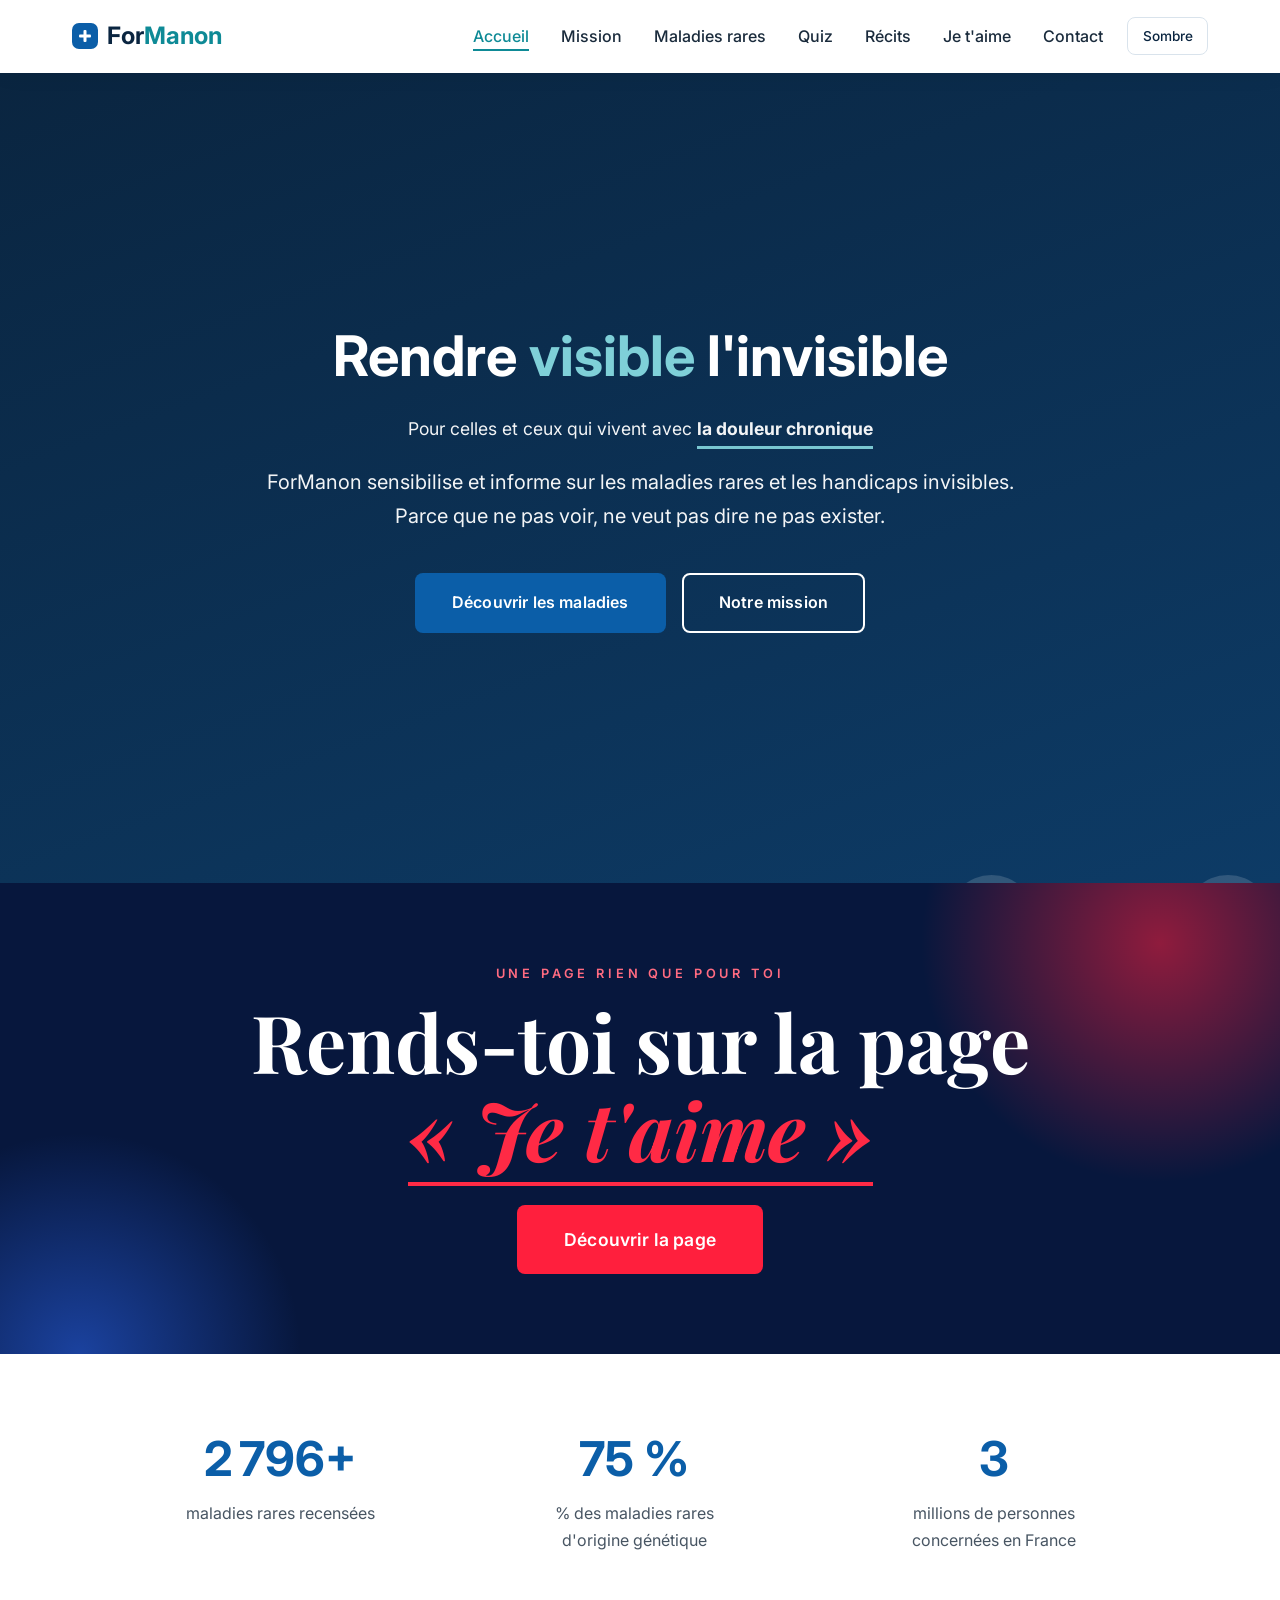
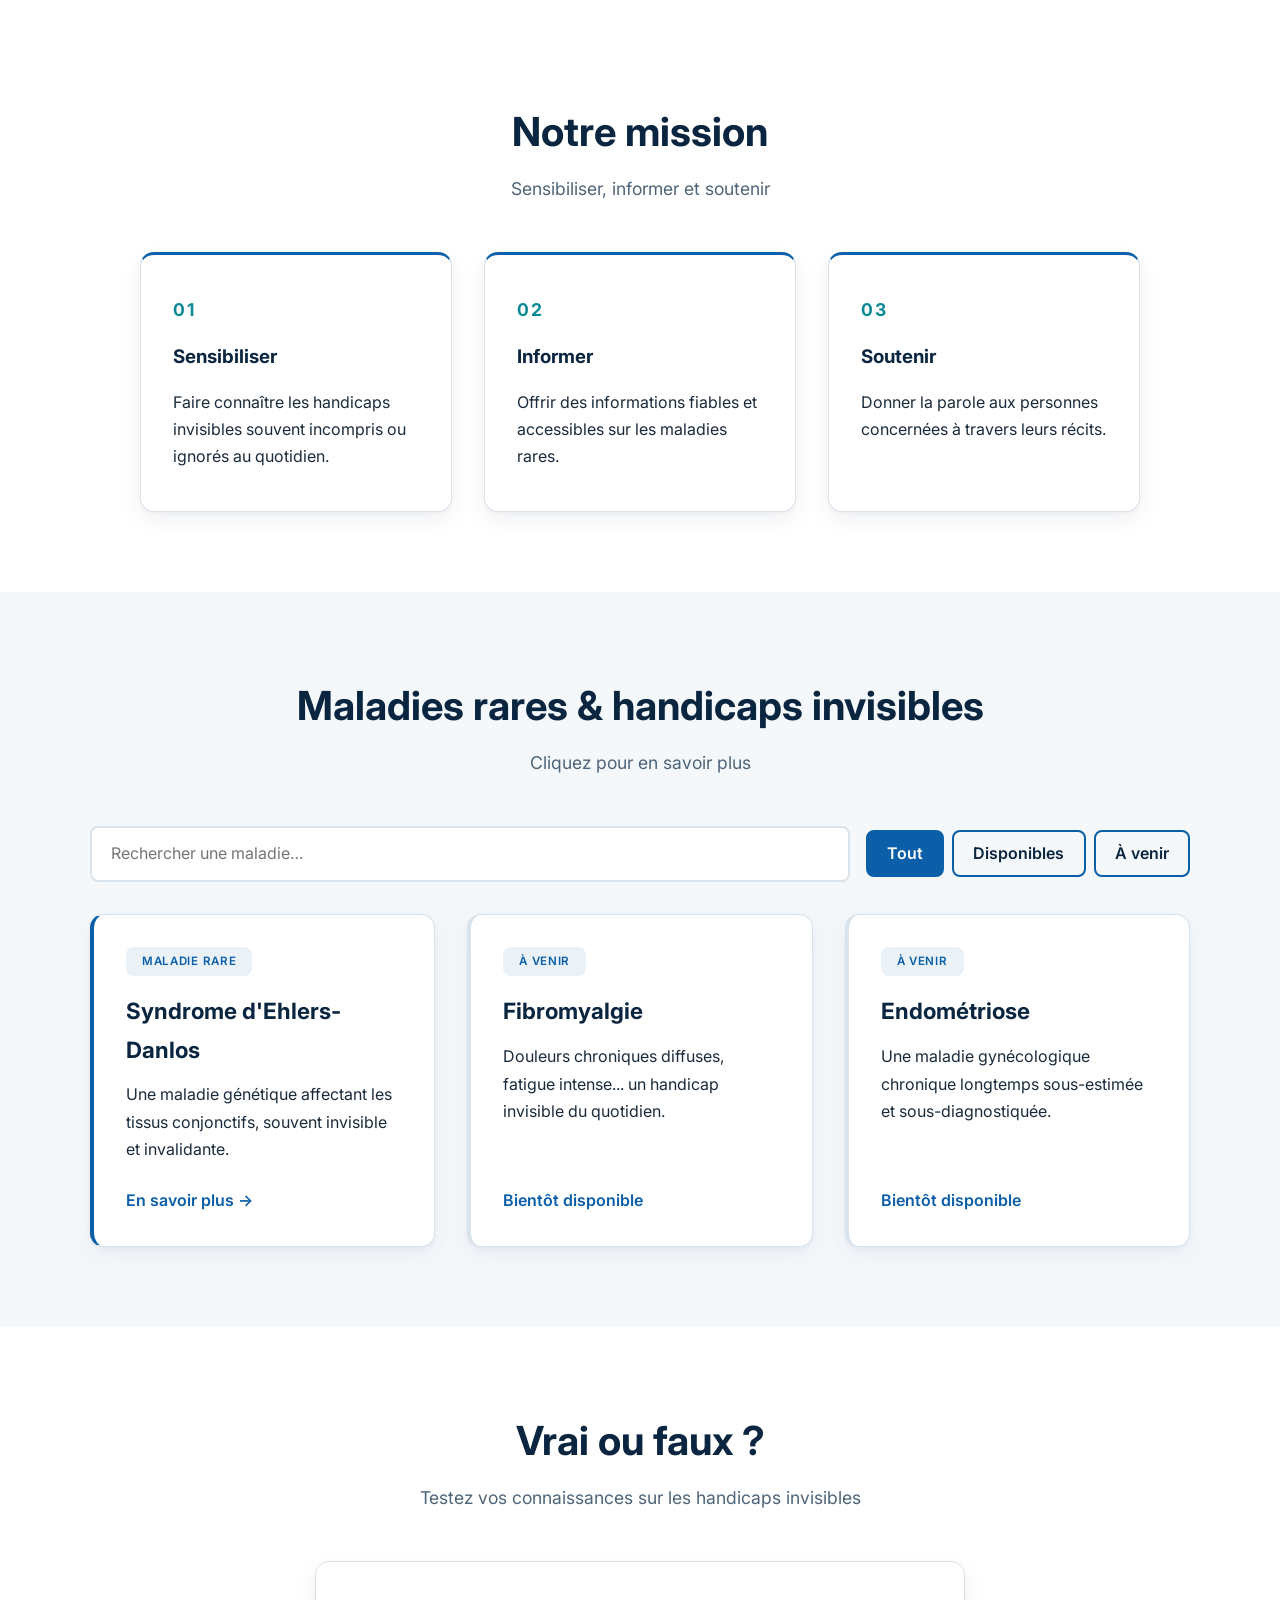
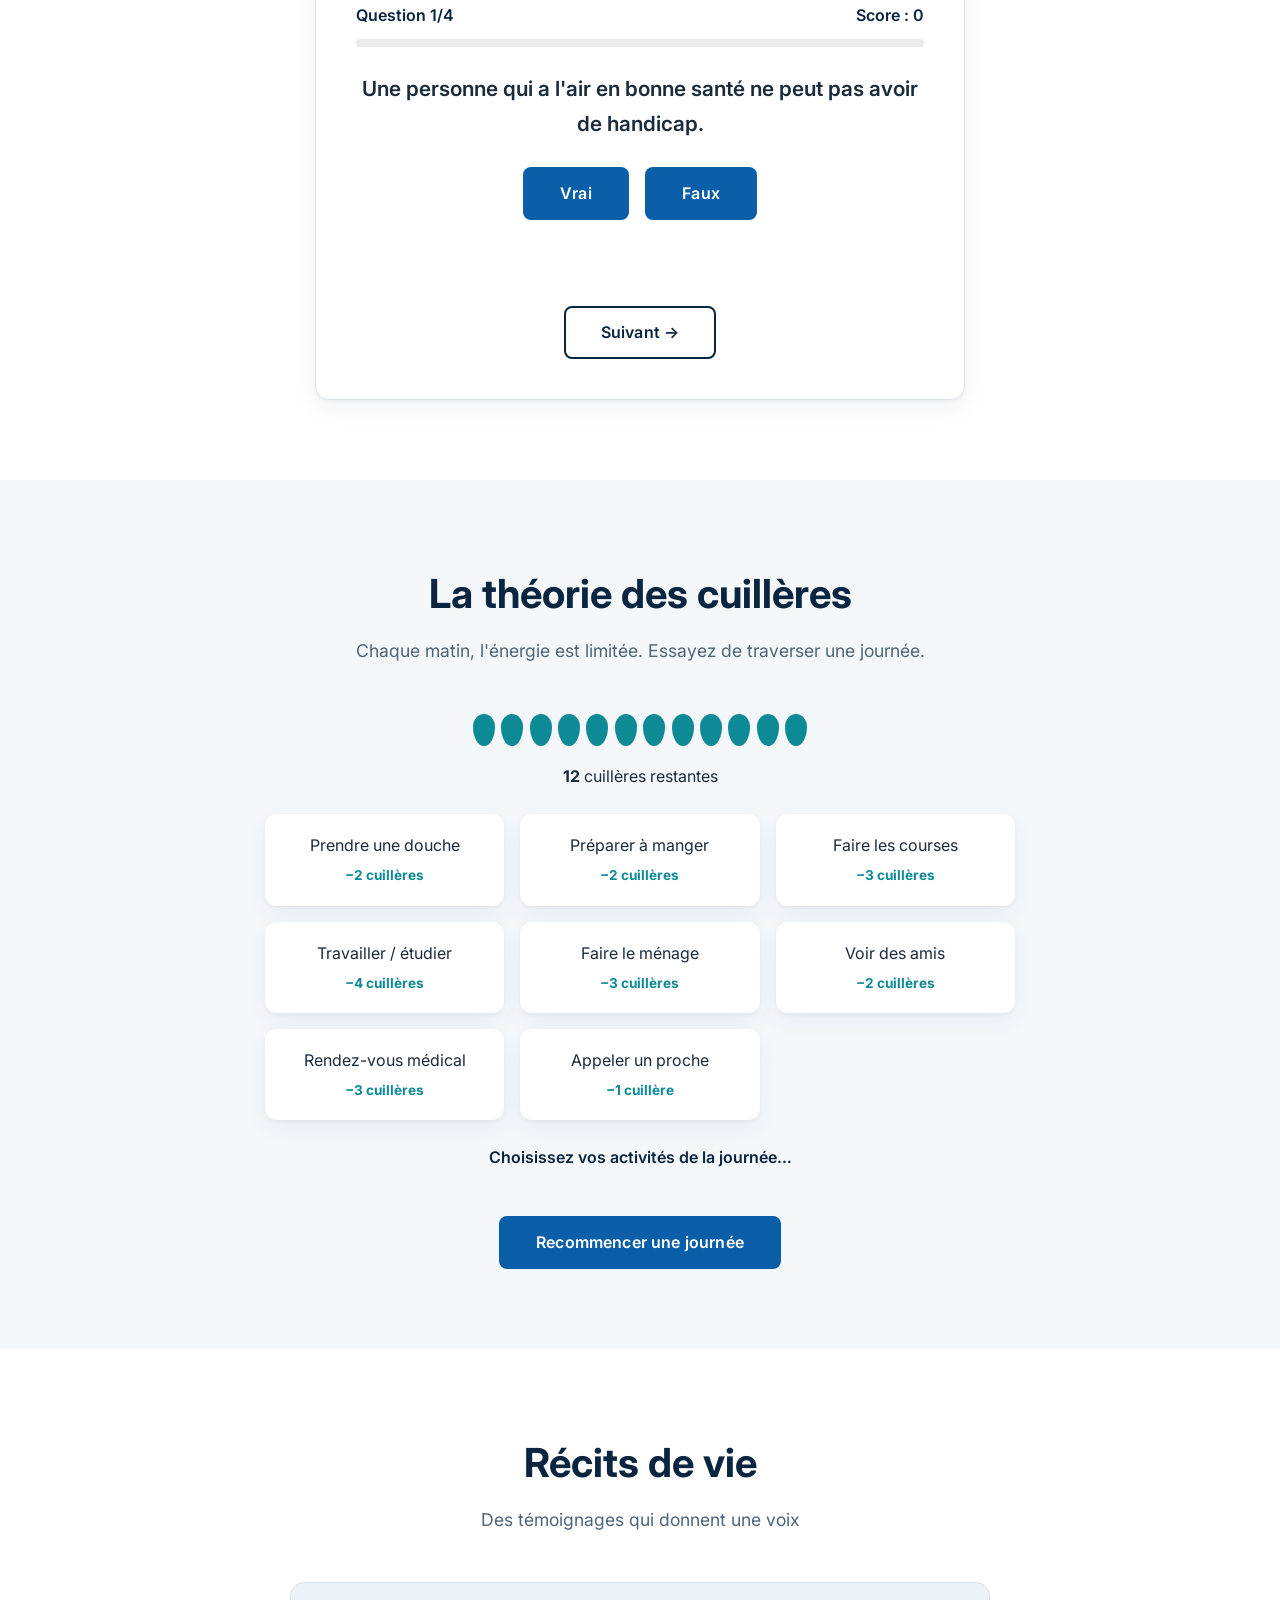
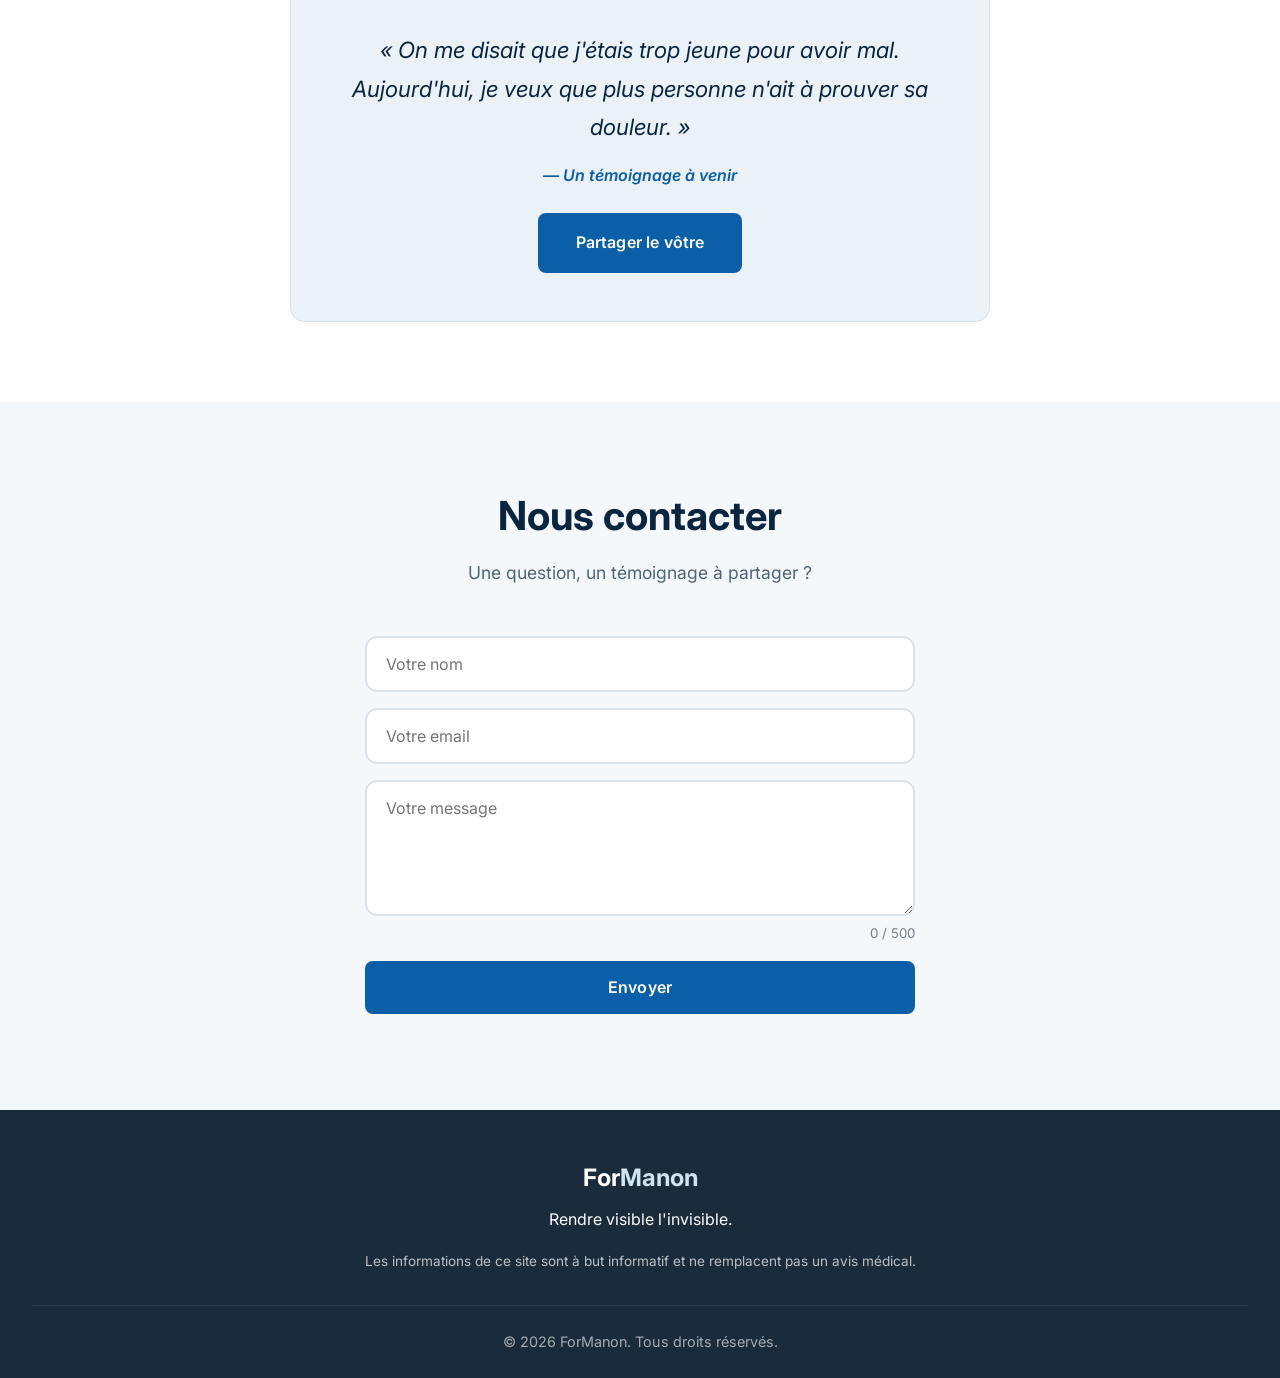
<file: index.html>
<!DOCTYPE html>
<html lang="fr">
<head>
  <meta charset="UTF-8">
  <meta name="viewport" content="width=device-width, initial-scale=1.0">
  <meta name="description" content="ForManon - Prévention et sensibilisation sur les maladies rares et les handicaps invisibles.">
  <title>ForManon — Prévention & Sensibilisation</title>
  <link rel="stylesheet" href="style.css">
  <link rel="preconnect" href="https://fonts.googleapis.com">
  <link href="https://fonts.googleapis.com/css2?family=Playfair+Display:ital,wght@0,700;1,700;1,800&family=Inter:wght@400;500;600;700&display=swap" rel="stylesheet">
</head>
<body>
  <div class="progress-bar" id="progressBar"></div>
  <!-- Navigation -->
  <header>
    <nav>
      <a href="index.html" class="logo"><span class="logo-mark" aria-hidden="true"></span>For<span>Manon</span></a>
      <ul class="nav-links" id="navLinks">
        <li><a href="#accueil">Accueil</a></li>
        <li><a href="#mission">Mission</a></li>
        <li><a href="#maladies">Maladies rares</a></li>
        <li><a href="#idees">Quiz</a></li>
        <li><a href="#recits">Récits</a></li>
        <li><a href="je-t-aime.html">Je t'aime</a></li>
        <li><a href="#contact">Contact</a></li>
      </ul>
      <button class="theme-toggle" id="themeToggle" aria-label="Changer de thème">Sombre</button>
      <button class="burger" id="burger" aria-label="Menu"><span></span><span></span><span></span></button>
    </nav>
  </header>

  <!-- Hero -->
  <section id="accueil" class="hero">
    <div class="hero-bubbles" aria-hidden="true"></div>
    <div class="hero-content">
      <h1>Rendre <span class="highlight">visible</span> l'invisible</h1>
      <p class="hero-rotator">Pour celles et ceux qui vivent avec <span id="rotator" class="rotator">la douleur chronique</span></p>
      <p>ForManon sensibilise et informe sur les maladies rares et les handicaps invisibles. Parce que ne pas voir, ne veut pas dire ne pas exister.</p>
      <div class="hero-buttons">
        <a href="#maladies" class="btn btn-primary">Découvrir les maladies</a>
        <a href="#mission" class="btn btn-outline">Notre mission</a>
      </div>
    </div>
    <div class="hero-wave"></div>
  </section>

  <!-- Bannière Je t'aime -->
  <section class="love-banner">
    <p class="love-banner-kicker">Une page rien que pour toi</p>
    <h2>Rends-toi sur la page <a href="je-t-aime.html">«&nbsp;Je&nbsp;t'aime&nbsp;»</a></h2>
    <a href="je-t-aime.html" class="btn btn-primary btn-lg">Découvrir la page</a>
  </section>

  <!-- Statistiques -->
  <section class="stats">
    <div class="stat-item">
      <h3 data-count="3000" data-suffix="+">0</h3>
      <p>maladies rares recensées</p>
    </div>
    <div class="stat-item">
      <h3 data-count="80" data-suffix=" %">0</h3>
      <p>% des maladies rares d'origine génétique</p>
    </div>
    <div class="stat-item">
      <h3 data-count="3">0</h3>
      <p>millions de personnes concernées en France</p>
    </div>
  </section>

  <!-- Mission -->
  <section id="mission" class="section">
    <h2 class="section-title">Notre mission</h2>
    <p class="section-subtitle">Sensibiliser, informer et soutenir</p>
    <div class="mission-cards">
      <div class="card">
        <div class="card-icon">01</div>
        <h3>Sensibiliser</h3>
        <p>Faire connaître les handicaps invisibles souvent incompris ou ignorés au quotidien.</p>
      </div>
      <div class="card">
        <div class="card-icon">02</div>
        <h3>Informer</h3>
        <p>Offrir des informations fiables et accessibles sur les maladies rares.</p>
      </div>
      <div class="card">
        <div class="card-icon">03</div>
        <h3>Soutenir</h3>
        <p>Donner la parole aux personnes concernées à travers leurs récits.</p>
      </div>
    </div>
  </section>

  <!-- Maladies -->
  <section id="maladies" class="section section-alt">
    <h2 class="section-title">Maladies rares & handicaps invisibles</h2>
    <p class="section-subtitle">Cliquez pour en savoir plus</p>
    <div class="filters">
      <input type="search" id="diseaseSearch" placeholder="Rechercher une maladie…" aria-label="Rechercher">
      <div class="chips" id="chips">
        <button class="chip active" data-filter="all">Tout</button>
        <button class="chip" data-filter="dispo">Disponibles</button>
        <button class="chip" data-filter="soon">À venir</button>
      </div>
    </div>
    <p class="no-result" id="noResult" hidden>Aucun résultat.</p>
    <div class="disease-grid" id="diseaseGrid">
      <a href="ehlers-danlos.html" class="disease-card" data-status="dispo">
        <div class="disease-tag">Maladie rare</div>
        <h3>Syndrome d'Ehlers-Danlos</h3>
        <p>Une maladie génétique affectant les tissus conjonctifs, souvent invisible et invalidante.</p>
        <span class="disease-link">En savoir plus →</span>
      </a>
      <div class="disease-card disease-card--soon" data-status="soon">
        <div class="disease-tag">À venir</div>
        <h3>Fibromyalgie</h3>
        <p>Douleurs chroniques diffuses, fatigue intense... un handicap invisible du quotidien.</p>
        <span class="disease-link">Bientôt disponible</span>
      </div>
      <div class="disease-card disease-card--soon" data-status="soon">
        <div class="disease-tag">À venir</div>
        <h3>Endométriose</h3>
        <p>Une maladie gynécologique chronique longtemps sous-estimée et sous-diagnostiquée.</p>
        <span class="disease-link">Bientôt disponible</span>
      </div>
    </div>
  </section>

  <!-- Idées reçues -->
  <section id="idees" class="section">
    <h2 class="section-title">Vrai ou faux ?</h2>
    <p class="section-subtitle">Testez vos connaissances sur les handicaps invisibles</p>
    <div class="quiz" id="quiz">
      <div class="quiz-top"><span id="quizStep">Question 1/4</span><span id="quizScore">Score : 0</span></div>
      <div class="quiz-bar"><div id="quizProgress"></div></div>
      <p class="quiz-q" id="quizQ"></p>
      <div class="quiz-actions" id="quizActions">
        <button class="btn btn-primary" data-answer="true">Vrai</button>
        <button class="btn btn-primary" data-answer="false">Faux</button>
      </div>
      <p class="quiz-explain" id="quizExplain" aria-live="polite"></p>
      <button class="btn btn-outline-dark" id="quizNext" hidden>Suivant →</button>
    </div>
  </section>

  <!-- Simulateur de cuillères -->
  <section id="cuilleres" class="section section-alt">
    <h2 class="section-title">La théorie des cuillères</h2>
    <p class="section-subtitle">Chaque matin, l'énergie est limitée. Essayez de traverser une journée.</p>
    <div class="spoons">
      <div class="spoon-bar" id="spoonBar" aria-label="Énergie restante"></div>
      <p class="spoon-count"><strong id="spoonLeft">12</strong> cuillères restantes</p>
      <div class="spoon-tasks" id="spoonTasks"></div>
      <p class="spoon-msg" id="spoonMsg" aria-live="polite">Choisissez vos activités de la journée…</p>
      <button class="btn btn-primary" id="spoonReset">Recommencer une journée</button>
    </div>
  </section>

  <!-- Récits -->
  <section id="recits" class="section">
    <h2 class="section-title">Récits de vie</h2>
    <p class="section-subtitle">Des témoignages qui donnent une voix</p>
    <div class="testimonial">
      <blockquote>
        « On me disait que j'étais trop jeune pour avoir mal. Aujourd'hui, je veux que plus personne n'ait à prouver sa douleur. »
      </blockquote>
      <cite>— Un témoignage à venir</cite>
      <p><a href="#contact" class="btn btn-primary" style="margin-top:1.5rem">Partager le vôtre</a></p>
    </div>
  </section>

  <!-- Contact -->
  <section id="contact" class="section section-alt">
    <h2 class="section-title">Nous contacter</h2>
    <p class="section-subtitle">Une question, un témoignage à partager ?</p>
    <form id="contact-form">
      <input type="text" id="nom" placeholder="Votre nom" required>
      <input type="email" id="email" placeholder="Votre email" required>
      <textarea id="message" placeholder="Votre message" rows="5" maxlength="500" required></textarea>
      <small class="counter" id="msgCount">0 / 500</small>
      <button type="submit" class="btn btn-primary">Envoyer</button>
    </form>
    <p id="form-message"></p>
  </section>

  <!-- Footer -->
  <footer>
    <div class="footer-content">
      <div class="footer-logo">For<span>Manon</span></div>
      <p>Rendre visible l'invisible.</p>
      <p class="footer-disclaimer">Les informations de ce site sont à but informatif et ne remplacent pas un avis médical.</p>
    </div>
    <p class="footer-copy">© 2026 ForManon. Tous droits réservés.</p>
  </footer>

  <button class="to-top" id="toTop" aria-label="Retour en haut"><svg width="18" height="18" viewBox="0 0 24 24" fill="none" stroke="currentColor" stroke-width="2.5" stroke-linecap="round" stroke-linejoin="round"><path d="M6 15l6-6 6 6"/></svg></button>
  <div class="toast" id="toast" role="status"></div>

  <script src="script.js"></script>
</body>
</html>
</file>
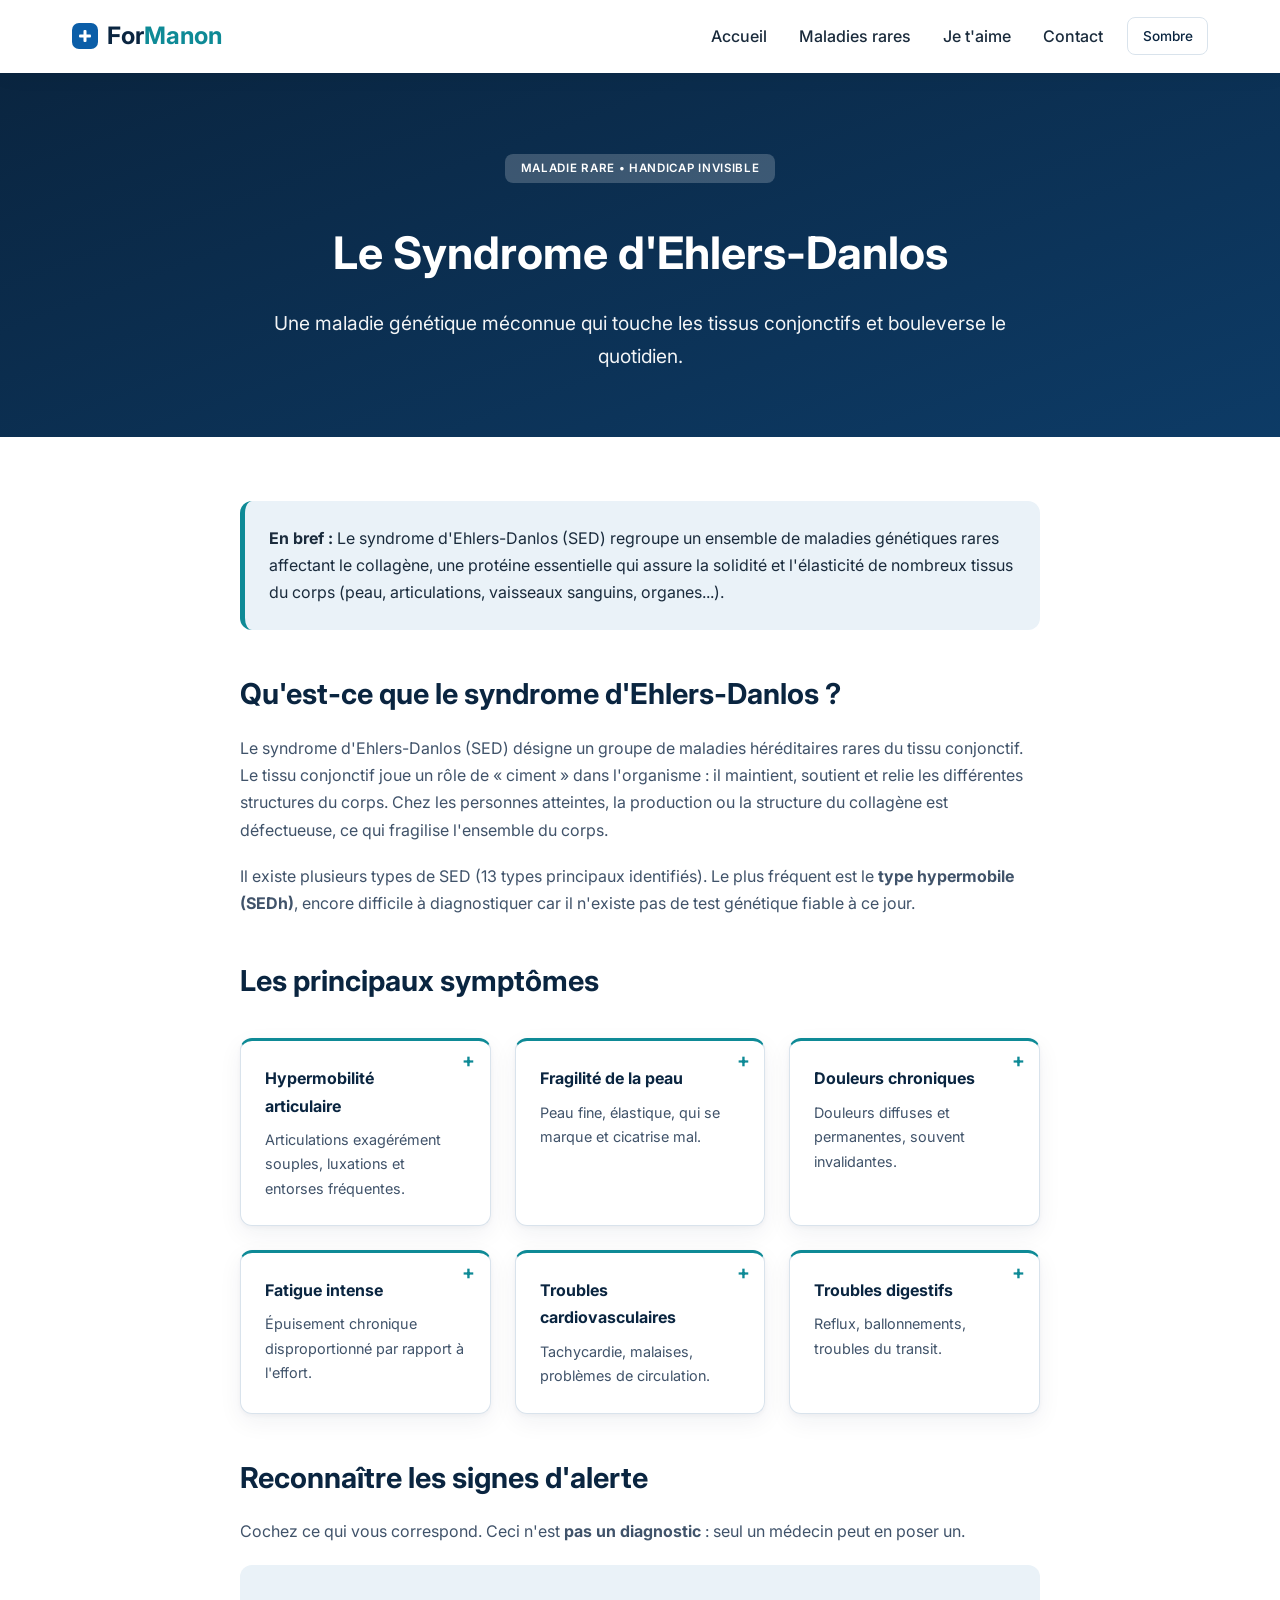
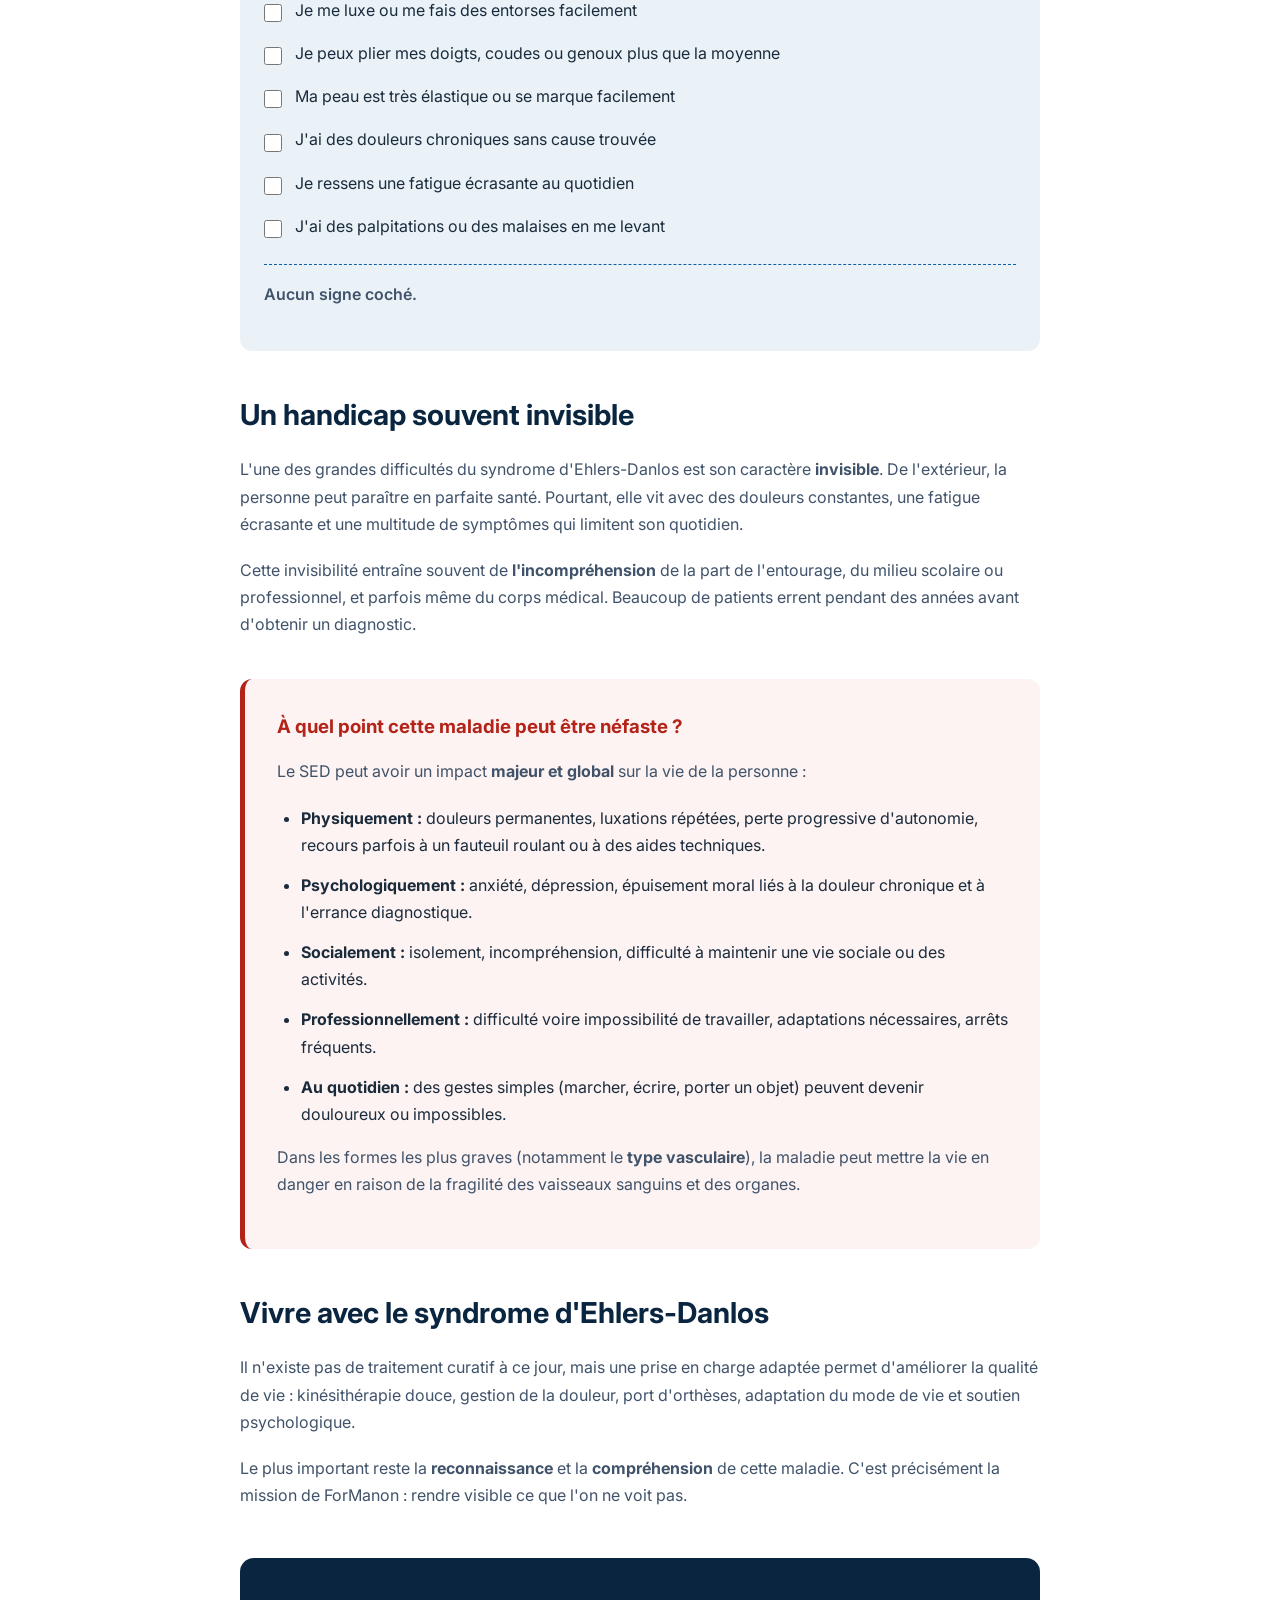
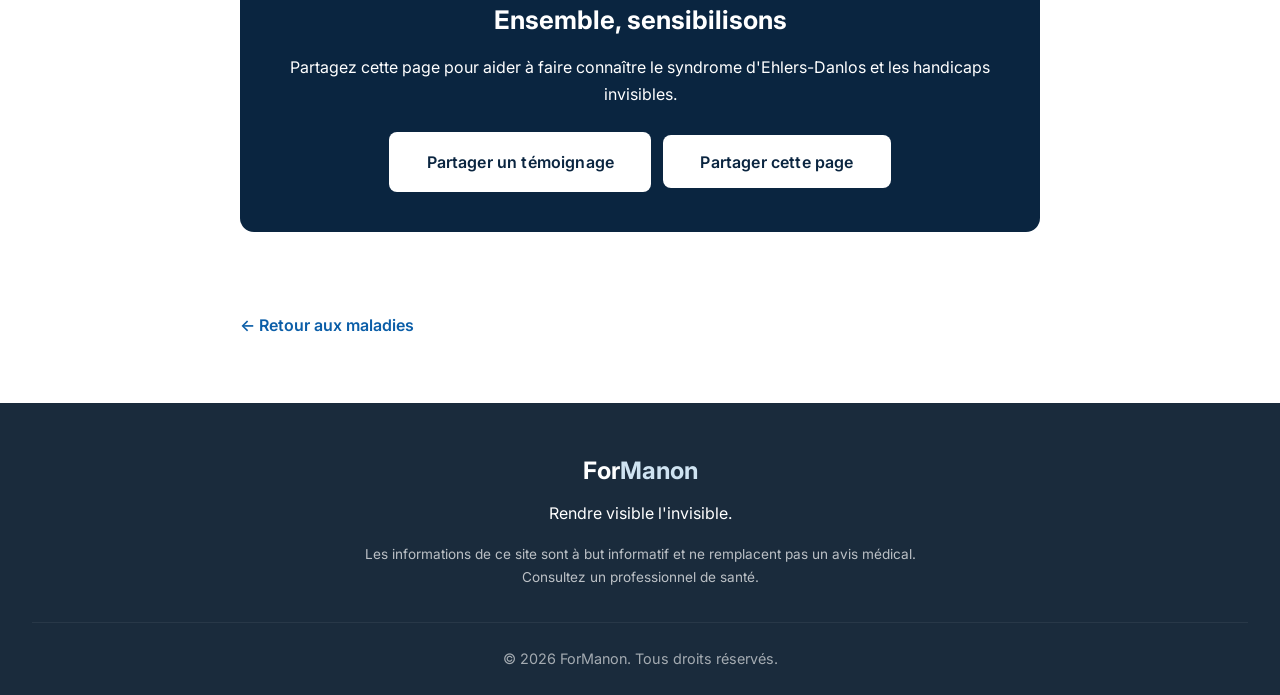
<file: ehlers-danlos.html>
<!DOCTYPE html>
<html lang="fr">
<head>
  <meta charset="UTF-8">
  <meta name="viewport" content="width=device-width, initial-scale=1.0">
  <meta name="description" content="Le syndrome d'Ehlers-Danlos : symptômes, effets et impact au quotidien.">
  <title>Syndrome d'Ehlers-Danlos — ForManon</title>
  <link rel="stylesheet" href="style.css">
  <link rel="preconnect" href="https://fonts.googleapis.com">
  <link href="https://fonts.googleapis.com/css2?family=Inter:wght@400;500;600;700&display=swap" rel="stylesheet">
</head>
<body>
  <div class="progress-bar" id="progressBar"></div>
  <!-- Navigation -->
  <header>
    <nav>
      <a href="index.html" class="logo"><span class="logo-mark" aria-hidden="true"></span>For<span>Manon</span></a>
      <ul class="nav-links" id="navLinks">
        <li><a href="index.html#accueil">Accueil</a></li>
        <li><a href="index.html#maladies">Maladies rares</a></li>
        <li><a href="je-t-aime.html">Je t'aime</a></li>
        <li><a href="index.html#contact">Contact</a></li>
      </ul>
      <button class="theme-toggle" id="themeToggle" aria-label="Changer de thème">Sombre</button>
      <button class="burger" id="burger" aria-label="Menu"><span></span><span></span><span></span></button>
    </nav>
  </header>

  <!-- Hero article -->
  <section class="article-hero">
    <div class="article-hero-content">
      <span class="disease-tag">Maladie rare • Handicap invisible</span>
      <h1>Le Syndrome d'Ehlers-Danlos</h1>
      <p>Une maladie génétique méconnue qui touche les tissus conjonctifs et bouleverse le quotidien.</p>
    </div>
  </section>

  <!-- Contenu -->
  <article class="article">
    <div class="article-container">

      <div class="info-box">
        <strong>En bref :</strong> Le syndrome d'Ehlers-Danlos (SED) regroupe un ensemble de maladies génétiques rares affectant le collagène, une protéine essentielle qui assure la solidité et l'élasticité de nombreux tissus du corps (peau, articulations, vaisseaux sanguins, organes...).
      </div>

      <h2>Qu'est-ce que le syndrome d'Ehlers-Danlos ?</h2>
      <p>Le syndrome d'Ehlers-Danlos (SED) désigne un groupe de maladies héréditaires rares du tissu conjonctif. Le tissu conjonctif joue un rôle de « ciment » dans l'organisme : il maintient, soutient et relie les différentes structures du corps. Chez les personnes atteintes, la production ou la structure du collagène est défectueuse, ce qui fragilise l'ensemble du corps.</p>
      <p>Il existe plusieurs types de SED (13 types principaux identifiés). Le plus fréquent est le <strong>type hypermobile (SEDh)</strong>, encore difficile à diagnostiquer car il n'existe pas de test génétique fiable à ce jour.</p>

      <h2>Les principaux symptômes</h2>
      <div class="symptom-grid">
        <div class="symptom" tabindex="0" role="button">
          <h4>Hypermobilité articulaire</h4>
          <p>Articulations exagérément souples, luxations et entorses fréquentes.</p>
        </div>
        <div class="symptom" tabindex="0" role="button">
          <h4>Fragilité de la peau</h4>
          <p>Peau fine, élastique, qui se marque et cicatrise mal.</p>
        </div>
        <div class="symptom" tabindex="0" role="button">
          <h4>Douleurs chroniques</h4>
          <p>Douleurs diffuses et permanentes, souvent invalidantes.</p>
        </div>
        <div class="symptom" tabindex="0" role="button">
          <h4>Fatigue intense</h4>
          <p>Épuisement chronique disproportionné par rapport à l'effort.</p>
        </div>
        <div class="symptom" tabindex="0" role="button">
          <h4>Troubles cardiovasculaires</h4>
          <p>Tachycardie, malaises, problèmes de circulation.</p>
        </div>
        <div class="symptom" tabindex="0" role="button">
          <h4>Troubles digestifs</h4>
          <p>Reflux, ballonnements, troubles du transit.</p>
        </div>
      </div>

      <h2>Reconnaître les signes d'alerte</h2>
      <p>Cochez ce qui vous correspond. Ceci n'est <strong>pas un diagnostic</strong> : seul un médecin peut en poser un.</p>
      <div class="checklist" id="checklist">
        <label><input type="checkbox"> Je me luxe ou me fais des entorses facilement</label>
        <label><input type="checkbox"> Je peux plier mes doigts, coudes ou genoux plus que la moyenne</label>
        <label><input type="checkbox"> Ma peau est très élastique ou se marque facilement</label>
        <label><input type="checkbox"> J'ai des douleurs chroniques sans cause trouvée</label>
        <label><input type="checkbox"> Je ressens une fatigue écrasante au quotidien</label>
        <label><input type="checkbox"> J'ai des palpitations ou des malaises en me levant</label>
        <p class="check-result" id="checkResult" aria-live="polite">Aucun signe coché.</p>
      </div>

      <h2>Un handicap souvent invisible</h2>
      <p>L'une des grandes difficultés du syndrome d'Ehlers-Danlos est son caractère <strong>invisible</strong>. De l'extérieur, la personne peut paraître en parfaite santé. Pourtant, elle vit avec des douleurs constantes, une fatigue écrasante et une multitude de symptômes qui limitent son quotidien.</p>
      <p>Cette invisibilité entraîne souvent de <strong>l'incompréhension</strong> de la part de l'entourage, du milieu scolaire ou professionnel, et parfois même du corps médical. Beaucoup de patients errent pendant des années avant d'obtenir un diagnostic.</p>

      <div class="warning-box">
        <h3>À quel point cette maladie peut être néfaste ?</h3>
        <p>Le SED peut avoir un impact <strong>majeur et global</strong> sur la vie de la personne :</p>
        <ul>
          <li><strong>Physiquement :</strong> douleurs permanentes, luxations répétées, perte progressive d'autonomie, recours parfois à un fauteuil roulant ou à des aides techniques.</li>
          <li><strong>Psychologiquement :</strong> anxiété, dépression, épuisement moral liés à la douleur chronique et à l'errance diagnostique.</li>
          <li><strong>Socialement :</strong> isolement, incompréhension, difficulté à maintenir une vie sociale ou des activités.</li>
          <li><strong>Professionnellement :</strong> difficulté voire impossibilité de travailler, adaptations nécessaires, arrêts fréquents.</li>
          <li><strong>Au quotidien :</strong> des gestes simples (marcher, écrire, porter un objet) peuvent devenir douloureux ou impossibles.</li>
        </ul>
        <p>Dans les formes les plus graves (notamment le <strong>type vasculaire</strong>), la maladie peut mettre la vie en danger en raison de la fragilité des vaisseaux sanguins et des organes.</p>
      </div>

      <h2>Vivre avec le syndrome d'Ehlers-Danlos</h2>
      <p>Il n'existe pas de traitement curatif à ce jour, mais une prise en charge adaptée permet d'améliorer la qualité de vie : kinésithérapie douce, gestion de la douleur, port d'orthèses, adaptation du mode de vie et soutien psychologique.</p>
      <p>Le plus important reste la <strong>reconnaissance</strong> et la <strong>compréhension</strong> de cette maladie. C'est précisément la mission de ForManon : rendre visible ce que l'on ne voit pas.</p>

      <div class="cta-box">
        <h3>Ensemble, sensibilisons</h3>
        <p>Partagez cette page pour aider à faire connaître le syndrome d'Ehlers-Danlos et les handicaps invisibles.</p>
        <a href="index.html#contact" class="btn btn-primary">Partager un témoignage</a>
        <button class="btn btn-primary" id="shareBtn" style="margin-left:.5rem">Partager cette page</button>
      </div>

      <a href="index.html#maladies" class="back-link">← Retour aux maladies</a>
    </div>
  </article>

  <!-- Footer -->
  <footer>
    <div class="footer-content">
      <div class="footer-logo">For<span>Manon</span></div>
      <p>Rendre visible l'invisible.</p>
      <p class="footer-disclaimer">Les informations de ce site sont à but informatif et ne remplacent pas un avis médical. Consultez un professionnel de santé.</p>
    </div>
    <p class="footer-copy">© 2026 ForManon. Tous droits réservés.</p>
  </footer>

  <button class="to-top" id="toTop" aria-label="Retour en haut"><svg width="18" height="18" viewBox="0 0 24 24" fill="none" stroke="currentColor" stroke-width="2.5" stroke-linecap="round" stroke-linejoin="round"><path d="M6 15l6-6 6 6"/></svg></button>
  <div class="toast" id="toast" role="status"></div>

  <script src="script.js"></script>
</body>
</html>
</file>
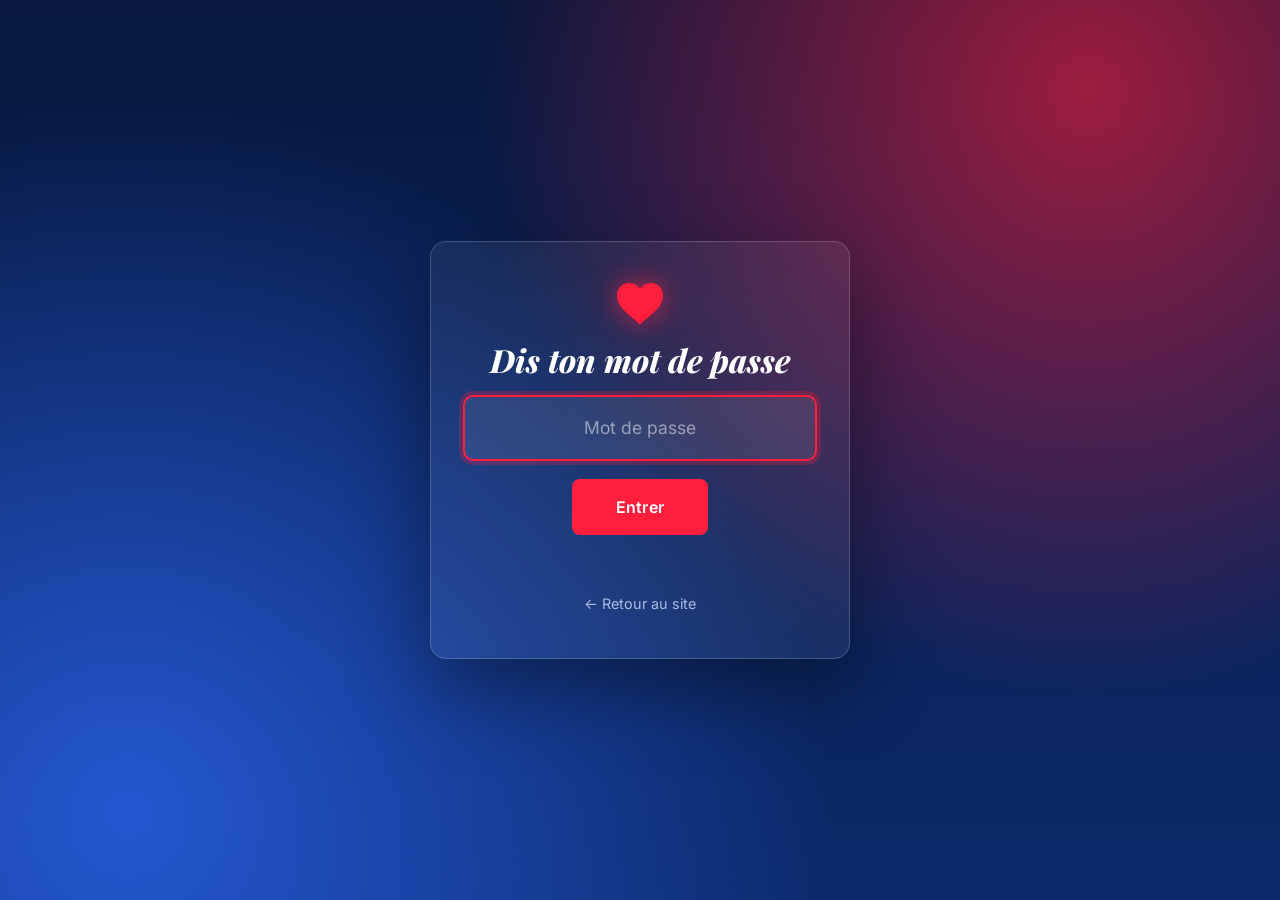
<file: je-t-aime.html>
<!DOCTYPE html>
<html lang="fr">
<head>
  <meta charset="UTF-8">
  <meta name="viewport" content="width=device-width, initial-scale=1.0">
  <meta name="robots" content="noindex, nofollow">
  <meta name="description" content="Une page rien que pour toi : nos souvenirs, nos activités, notre futur.">
  <title>Je t'aime — ForManon</title>
  <link rel="stylesheet" href="style.css">
  <link rel="stylesheet" href="love.css">
  <link rel="preconnect" href="https://fonts.googleapis.com">
  <link href="https://fonts.googleapis.com/css2?family=Playfair+Display:ital,wght@0,700;0,800;1,700;1,800&family=Inter:wght@400;500;600;700&display=swap" rel="stylesheet">
</head>
<body class="love locked">
  <script>try{if(sessionStorage.getItem('loveOk')==='1')document.body.classList.remove('locked');}catch(e){}</script>
  <div class="gate" id="gate" data-hash="bf3cb6d51dcbbb6d7141321560b7339e8f98c2fbaea3267837547c08cdf138ca">
    <form class="gate-box" id="gateForm" autocomplete="off">
      <svg class="gate-heart" viewBox="0 0 32 29" aria-hidden="true"><path d="M23.6 0c-3.4 0-5.7 1.6-7.6 4.1C14.1 1.6 11.8 0 8.4 0 3.800 0 0 3.800 0 8.500c0 9.600 10.500 14.200 16 20.500C21.500 22.700 32 18.100 32 8.500 32 3.800 28.200 0 23.600 0z"/></svg>
      <label for="gatePwd" class="gate-title">Dis ton mot de passe</label>
      <input type="password" id="gatePwd" placeholder="Mot de passe" autocomplete="off" autofocus required>
      <button type="submit" class="btn btn-red">Entrer</button>
      <p class="gate-error" id="gateError" role="alert"></p>
      <a href="index.html" class="gate-back">&larr; Retour au site</a>
    </form>
  </div>
  <div class="progress-bar" id="progressBar"></div>
  <header class="love-top">
    <a href="index.html" class="love-back">&larr; ForManon</a>
    <nav class="love-links" aria-label="Sections">
      <a href="#souvenirs">Nos photos</a>
      <a href="#raisons">Pourquoi je t'aime</a>
      <a href="#questionnaire">Comment tu vas ?</a>
    </nav>
  </header>

  <section class="love-hero">
    <div class="orb orb-red" aria-hidden="true"></div>
    <div class="orb orb-blue" aria-hidden="true"></div>
    <div class="love-hero-content">
      <p class="love-kicker">Rien que pour toi</p>
      <h1><span class="h-line">Je</span> <span class="h-line red">t'aime</span></h1>
      <svg class="big-heart" viewBox="0 0 32 29" aria-hidden="true"><path d="M23.6 0c-3.4 0-5.7 1.6-7.6 4.1C14.1 1.6 11.8 0 8.4 0 3.800 0 0 3.800 0 8.500c0 9.600 10.500 14.200 16 20.500C21.500 22.700 32 18.100 32 8.500 32 3.800 28.200 0 23.600 0z"/></svg>
      <p class="love-lead">Des souvenirs, des promesses, et toutes les raisons pour lesquelles tu comptes tant.</p>
      <a href="#souvenirs" class="btn btn-red">Voir nos photos</a>
    </div>
  </section>

  <div class="marquee" aria-hidden="true"><div class="marquee-track">
    <span>Je t'aime</span><span>Je t'aime</span><span>Je t'aime</span><span>Je t'aime</span><span>Je t'aime</span><span>Je t'aime</span><span>Je t'aime</span><span>Je t'aime</span>
  </div></div>

  <section id="souvenirs" class="love-section">
    <p class="love-kicker blue">Album</p>
    <h2 class="love-title">Nos moments</h2>
    <p class="love-subtitle">Choisis un onglet pour voyager dans nos souvenirs</p>

    <div class="tabs">
      <div class="tab-list" role="tablist" aria-label="Albums photo">
        <button class="tab active" role="tab" id="tab-cannes" aria-selected="true" aria-controls="panel-cannes" tabindex="0">Cannes</button>
        <button class="tab" role="tab" id="tab-orres" aria-selected="false" aria-controls="panel-orres" tabindex="-1">Les Orres</button>
        <button class="tab" role="tab" id="tab-activites" aria-selected="false" aria-controls="panel-activites" tabindex="-1">Nos activités</button>
        <button class="tab" role="tab" id="tab-futur" aria-selected="false" aria-controls="panel-futur" tabindex="-1">Notre futur</button>
      </div>

      <div class="tab-panel active" id="panel-cannes" role="tabpanel" aria-labelledby="tab-cannes">
        <h3>Cannes</h3>
        <p class="panel-sub">Nos souvenirs au bord de la Méditerranée.</p>
        <div class="gallery">
          <figure class="photo" tabindex="0"><img src="images/cannes-1.webp" alt="Manon sur le balcon, qui montre du doigt la vue sur Cannes" loading="lazy" width="923" height="1231"></figure>
          <figure class="photo wide" tabindex="0"><img src="images/cannes-2.webp" alt="Vue de nuit depuis le balcon à Cannes" loading="lazy" width="923" height="691"></figure>
          <figure class="photo" tabindex="0"><img src="images/cannes-3.webp" alt="Une crique de la Méditerranée, eau turquoise et ciel bleu" loading="lazy" width="923" height="1230"></figure>
          <figure class="photo" tabindex="0"><img src="images/cannes-4.webp" alt="Nous deux sur la plage de Cannes au coucher du soleil" loading="lazy" width="923" height="1230"></figure>
          <figure class="photo" tabindex="0"><img src="images/cannes-5.webp" alt="Manon à une terrasse de Cannes, le soir" loading="lazy" width="923" height="1230"></figure>
          <figure class="photo" tabindex="0"><img src="images/cannes-6.webp" alt="Le bateau qui arrive au port, sous un ciel bleu éclatant" loading="lazy" width="923" height="1230"></figure>
          <figure class="photo" tabindex="0"><img src="images/cannes-7.webp" alt="Manon sur le balcon, la tête penchée, avec la ville de Cannes derrière" loading="lazy" width="923" height="1230"></figure>
        </div>
      </div>
      <div class="tab-panel" id="panel-orres" role="tabpanel" aria-labelledby="tab-orres" hidden>
        <h3>Les Orres</h3>
        <p class="panel-sub">Là-haut, au milieu des montagnes.</p>
        <div class="gallery">
        <figure class="photo placeholder" tabindex="0">
          <span class="ph-label">Photo 1</span>
        </figure>
        <figure class="photo placeholder" tabindex="0">
          <span class="ph-label">Photo 2</span>
        </figure>
        <figure class="photo placeholder" tabindex="0">
          <span class="ph-label">Photo 3</span>
        </figure>
        <figure class="photo placeholder" tabindex="0">
          <span class="ph-label">Photo 4</span>
        </figure>
        <figure class="photo placeholder" tabindex="0">
          <span class="ph-label">Photo 5</span>
        </figure>
        <figure class="photo placeholder" tabindex="0">
          <span class="ph-label">Photo 6</span>
        </figure>
        </div>
      </div>
      <div class="tab-panel" id="panel-activites" role="tabpanel" aria-labelledby="tab-activites" hidden>
        <h3>Nos activités</h3>
        <p class="panel-sub">Tout ce qu'on aime faire ensemble.</p>
        <div class="gallery">
        <figure class="photo placeholder" tabindex="0">
          <span class="ph-label">Photo 1</span>
        </figure>
        <figure class="photo placeholder" tabindex="0">
          <span class="ph-label">Photo 2</span>
        </figure>
        <figure class="photo placeholder" tabindex="0">
          <span class="ph-label">Photo 3</span>
        </figure>
        <figure class="photo placeholder" tabindex="0">
          <span class="ph-label">Photo 4</span>
        </figure>
        <figure class="photo placeholder" tabindex="0">
          <span class="ph-label">Photo 5</span>
        </figure>
        <figure class="photo placeholder" tabindex="0">
          <span class="ph-label">Photo 6</span>
        </figure>
        </div>
      </div>
      <div class="tab-panel" id="panel-futur" role="tabpanel" aria-labelledby="tab-futur" hidden>
        <h3>Notre futur</h3>
        <p class="panel-sub">Tout ce qu'on construira, côte à côte.</p>
        <div class="gallery">
        <figure class="photo placeholder" tabindex="0">
          <span class="ph-label">Photo 1</span>
        </figure>
        <figure class="photo placeholder" tabindex="0">
          <span class="ph-label">Photo 2</span>
        </figure>
        <figure class="photo placeholder" tabindex="0">
          <span class="ph-label">Photo 3</span>
        </figure>
        <figure class="photo placeholder" tabindex="0">
          <span class="ph-label">Photo 4</span>
        </figure>
        <figure class="photo placeholder" tabindex="0">
          <span class="ph-label">Photo 5</span>
        </figure>
        <figure class="photo placeholder" tabindex="0">
          <span class="ph-label">Photo 6</span>
        </figure>
        </div>
      </div>
    </div>
  </section>

  <section id="raisons" class="love-section love-section-alt">
    <article class="love-article">
      <p class="love-kicker">Article</p>
      <h2 class="love-title left">Voici toutes les raisons de pourquoi je t'aime</h2>
      <p class="byline">Écrit par Lu, pour Manon</p>

      <p class="dropcap greeting">Coucou mon ANGE,</p>

      <p>Au lieu de te faire un long message, j'ai décidé de te faire cette petite page dédiée à notre réconciliation. Je me suis dit que c'était plus joli.</p>

      <p>Sache que le design est fait par IA, mais pas la forme : c'est moi qui ai tout écrit et tout organisé !</p>

      <p>Bref, par où commencer ? Par le début peut-être. Quand je t'ai vue pour la toute première fois chez mamie Patou, sache que je t'ai immédiatement trouvée très belle. Je te l'ai dit, ce n'est pas une blague, ton regard m'a tout de suite convaincu. Je sais que je n'étais pas forcément mature à l'époque (aujourd'hui je te laisse en juger, même si tu vas me défoncer mdr), et que j'étais aussi très aveugle. Je pensais sincèrement que tu ne m'aimais pas. J'étais vachement con, faut se l'avouer. Quand ta collègue Capucine, il me semble, est venue me DM pour me dire que tu me trouvais beau, je pensais que c'était une blague sur le coup. Je t'ai longtemps vue comme inaccessible, et surtout comme la cousine de mon meilleur ami, alors j'ai préféré juste flirter sans vraiment y croire, et la suite tu la connais. J'ai eu d'autres copines malheureusement, et j'aurais tellement aimé me réveiller avant.</p>

      <p>À un moment, quand t'étais en 3ème, j'ai longuement songé à te dire la vérité, mais j'ai appris par Haytam que t'étais en couple. Aïe, coup dur pour Guillaume.</p>

      <p>Le soir du trampoline aussi m'a fait longuement me remettre en question : j'avais tellement bien dormi, ça faisait tellement longtemps que je n'avais pas aussi bien dormi. Mais tu m'as bloqué, alors ça m'a découragé.</p>

      <p>Puis on s'est revus au bar. Ce soir-là, je savais que c'était maintenant ou jamais. Qu'il fallait vraiment que je me lance, que je mette mes peurs et mes doutes de côté et que j'essaie. Oui, j'ai eu longtemps peur que tu me rejettes. Bref, tu sais beaucoup de choses sur moi maintenant que tu ne savais peut-être pas avant, mais ma confiance en moi était encore pire avant.</p>

      <p>Tu ne peux pas savoir à quel point je me suis senti bien quand j'ai vu que tu ne me rejetais pas. J'ai beaucoup culpabilisé dans un premier temps, parce que je me suis dit que du coup tu avais attendu longtemps et que, par peur que tu me rejettes, je ne m'étais jamais lancé. J'ai regretté mes anciennes relations aussi, qui m'ont fait perdre du temps. Mais après, je n'y ai plus pensé, parce que ça n'avait plus d'importance : tu étais enfin là.</p>

      <p>Le début de notre relation a été mouvementé en vrai, faut se le dire, mais je me sentais tellement bien à tes côtés que je savais qu'il fallait s'accrocher ensemble pour vivre ce qu'on a à vivre ensemble. Chaque moment est magique, même les plus compliqués. Sache que cette vision n'a absolument pas changé, et c'est toujours le cas.</p>

      <p>Je sais qu'on est différents sur de nombreux points, mais on est aussi énormément complémentaires. On est tellement vite devenus inséparables, pour ton plus grand bonheur d'ailleurs, vu que tu as beaucoup moins de moments de solitude. D'ailleurs, je t'ai toujours dit que quand tu as besoin de ces moments de solitude, il faut me le dire, c'est important.</p>

      <blockquote class="love-quote">Ce ne sont pas que des mots : il y a aussi des actions derrière.</blockquote>

      <p>Bref, notre histoire, on la connaît, on la vit à deux. Là où on en est aujourd'hui, je n'en suis pas fier. J'aurais tellement aimé éviter ça. Là où j'ai fauté, je pense, c'est que je me base beaucoup sur la communication, alors que toi tu n'aimes pas ça. Même si c'est très important, il faut savoir aussi comprendre l'autre sans forcément parler, et c'est là où j'ai échoué, et je n'en suis pas fier. Par contre attention, ça ne veut pas dire que ça sera comme ça pour toujours : les erreurs, ça sert à apprendre et à rectifier le tir.</p>

      <p>C'est ce que j'essaye de faire au maximum : m'améliorer, réajuster le tir pour être le meilleur possible pour toi, car NON, je ne veux pas avoir une femme et des enfants : je veux être un père avec un grand P et un mari avec un grand M. Alors peut-être qu'en ce moment tu ne le vois pas trop, parce que je suis terrorisé à l'idée de mal faire, de ne pas être assez. Je voyais tellement que tu n'allais pas bien, mais j'avais trop peur de mal faire, d'en rajouter une couche là où il ne faut pas, au point d'en oublier les priorités, c'est-à-dire toi.</p>

      <p>Maintenant laisse-moi te dire une chose : je t'aime et je veux toujours ton bonheur. Même si des fois mes actes peuvent être maladroits, je cherche toujours à apprendre, et tu peux être sûre et certaine de mes sentiments envers toi. Je ne me fous pas de toi, ça jamais, je te respecterai toujours et je chercherai toujours à te montrer que je suis là. Sache que ce ne sont pas que des mots, mais des actions aussi, qui ont été faites et qui continueront d'être faites, toujours dans le mieux.</p>

      <p>Bon, maintenant passons aux raisons pour lesquelles je t'aime :</p>

      <h3>1ère raison</h3>
      <p>Ton putain de regard, bordel, je pourrais te manger pour ça. Tes yeux tellement beaux et expressifs, combinés à ton regard de tueuse, j'adore.</p>

      <h3>2ème raison</h3>
      <p>Ta manière d'être ! Je te l'ai toujours dit, et même le premier jour où tu m'en as parlé : pour moi, ta maladie ne change absolument pas la personne géniale que tu es. Je m'en branle que tu sois malade, pour moi Manon Monge est exceptionnelle. Tu te bats, tu fais ce qu'il faut même si tu n'en as pas envie, tu es gentille, intelligente, forte et drôle (rarement).</p>

      <h3>3ème raison</h3>
      <p>Tu me pousses vers le haut, tu me motives, tu me donnes espoir en l'avenir. Que dire de plus ? J'ai tellement imaginé notre avenir ensemble que c'est devenu un objectif précis. Chaque moment passé avec toi est tellement bon que je veux en faire ma vie.</p>

      <h3>4ème raison</h3>
      <p>Ta beauté. Bordel, t'es divine. Je t'en supplie, on va se mettre au sport à fond ensemble, faut vraiment le faire. Ensuite on te fait un book ! Ptn, tu pourrais tellement être mannequin, faut vraiment que tu prennes confiance en toi ! Mais ne me ghoste pas stp.</p>

      <p>Bref, tout ça pour te dire que JE T'AIME vraiment, que je ne me fous absolument pas de toi. Que je m'en veux beaucoup pour notre situation actuelle et que je suis prêt à tout pour te rendre la plus heureuse possible. Je suis prêt à mieux gérer ce qui concerne ma personne et nous.</p>

      <p>Je t'aime fort Manon, j'espère de tout cœur que toi aussi, encore un peu au moins. On n'a pas vécu tout ça ensemble pour que ça s'arrête là, on vient de loin.</p>

      <p class="signature">Je t'aime pour toujours.<br>Signé Lu.</p>

      <a href="index.html" class="back-link">← Retour à l'accueil</a>
    </article>
  </section>

  <section id="questionnaire" class="love-section form-section">
    <p class="love-kicker blue">Questionnaire du jour</p>
    <h2 class="love-title">Comment tu vas&nbsp;?</h2>
    <p class="love-subtitle">Prends ton temps. Tout ce que tu écris arrive directement jusqu'à moi.</p>

    <form id="daily-form" class="daily-form" novalidate>
      <input type="hidden" name="access_key" value="VOTRE_CLE_WEB3FORMS">
      <input type="hidden" name="subject" value="Les réponses du jour">
      <input type="hidden" name="from_name" value="Questionnaire Je t'aime">
      <input type="checkbox" name="botcheck" class="hp" tabindex="-1" autocomplete="off" aria-hidden="true">

      <fieldset class="q">
        <legend class="q-label"><span class="q-num">1</span>Comment te sens-tu actuellement&nbsp;?</legend>
        <div class="moods">
          <label class="mood"><input type="radio" name="humeur" value="Au top" required><span>Au top</span></label>
          <label class="mood"><input type="radio" name="humeur" value="Bien" required><span>Bien</span></label>
          <label class="mood"><input type="radio" name="humeur" value="Bof" required><span>Bof</span></label>
          <label class="mood"><input type="radio" name="humeur" value="Fatiguée" required><span>Fatiguée</span></label>
          <label class="mood"><input type="radio" name="humeur" value="Stressée" required><span>Stressée</span></label>
          <label class="mood"><input type="radio" name="humeur" value="Triste" required><span>Triste</span></label>
          <label class="mood"><input type="radio" name="humeur" value="En colère" required><span>En colère</span></label>
          <label class="mood"><input type="radio" name="humeur" value="Submergée" required><span>Submergée</span></label>
        </div>
      </fieldset>

      <div class="q">
        <label for="raison" class="q-label"><span class="q-num">2</span>Dis-moi plus en détail la raison de ton humeur</label>
        <textarea id="raison" name="raison" rows="4" placeholder="Raconte-moi…"></textarea>
      </div>

      <div class="q">
        <label for="negatifs" class="q-label"><span class="q-num">3</span>Quels sont les points négatifs de ta journée&nbsp;?</label>
        <textarea id="negatifs" name="negatifs" rows="4" placeholder="Ce qui t'a pesé, agacé, fatigué…"></textarea>
      </div>

      <div class="q">
        <label for="positifs" class="q-label"><span class="q-num">4</span>Quels sont les points positifs de ta journée&nbsp;?</label>
        <textarea id="positifs" name="positifs" rows="4" placeholder="Même les petites choses comptent…"></textarea>
      </div>

      <div class="q">
        <label for="besoin" class="q-label"><span class="q-num">5</span>De quoi aurais-tu besoin actuellement&nbsp;?</label>
        <textarea id="besoin" name="besoin" rows="4" placeholder="Un câlin, du calme, de l'aide, une pause…"></textarea>
      </div>

      <button type="submit" class="btn btn-red btn-send" id="sendBtn">Envoyer mes réponses</button>
      <p class="form-status" id="formStatus" role="status" aria-live="polite"></p>

      <div class="daily-quote">
        <p class="dq-kicker">Pour toi, aujourd'hui</p>
        <p class="dq-text" id="dailyQuote"></p>
      </div>
    </form>
  </section>

  <footer>
    <div class="footer-content">
      <div class="footer-logo">For<span>Manon</span></div>
      <p>Rendre visible l'invisible.</p>
    </div>
    <p class="footer-copy">© 2026 ForManon. Tous droits réservés.</p>
  </footer>

  <div class="lightbox" id="lightbox" hidden><button class="lb-close" aria-label="Fermer">×</button><img alt=""></div>
  <button class="to-top" id="toTop" aria-label="Retour en haut"><svg width="18" height="18" viewBox="0 0 24 24" fill="none" stroke="currentColor" stroke-width="2.5" stroke-linecap="round" stroke-linejoin="round"><path d="M6 15l6-6 6 6"/></svg></button>
  <div class="toast" id="toast" role="status"></div>
  <script src="script.js"></script>
</body>
</html>
</file>
<file: style.css>
/* ===== VARIABLES & RESET ===== */
:root {
  --primary: #0b5ea8;      /* Bleu médical */
  --primary-dark: #0a2540; /* Bleu nuit */
  --secondary: #cfe3f1;
  --accent: #0e8a96;       /* Teal clinique */
  --light: #eaf2f8;
  --dark: #1a2b3c;
  --gray: #f5f8fb;
  --white: #ffffff;
  --line: #d9e3ec;
  --shadow: 0 2px 4px rgba(10, 37, 64, 0.04), 0 8px 24px rgba(10, 37, 64, 0.06);
}

* {
  margin: 0;
  padding: 0;
  box-sizing: border-box;
}

html {
  scroll-behavior: smooth;
}

body {
  font-family: 'Inter', system-ui, sans-serif;
  line-height: 1.7;
  color: var(--dark);
  background: var(--white);
}

/* ===== HEADER ===== */
header {
  position: sticky;
  top: 0;
  background: rgba(255, 255, 255, 0.95);
  backdrop-filter: blur(10px);
  box-shadow: 0 2px 20px rgba(0, 0, 0, 0.06);
  z-index: 1000;
}

nav {
  display: flex;
  justify-content: space-between;
  align-items: center;
  padding: 1rem 2rem;
  max-width: 1200px;
  margin: 0 auto;
}

.logo {
  display: inline-flex;
  align-items: center;
  gap: .55rem;
  font-size: 1.5rem;
  font-weight: 700;
  color: var(--primary-dark);
  text-decoration: none;
}

.logo span {
  color: var(--accent);
}

.heart {
  font-size: 1.2rem;
}

.nav-links {
  display: flex;
  list-style: none;
  gap: 2rem;
}

.nav-links a {
  text-decoration: none;
  color: var(--dark);
  font-weight: 500;
  position: relative;
  transition: color 0.3s;
}

.nav-links a::after {
  content: '';
  position: absolute;
  bottom: -5px;
  left: 0;
  width: 0;
  height: 2px;
  background: var(--primary);
  transition: width 0.3s;
}

.nav-links a:hover {
  color: var(--primary);
}

.nav-links a:hover::after {
  width: 100%;
}

.burger {
  display: none;
  font-size: 1.5rem;
  background: none;
  border: none;
  cursor: pointer;
  color: var(--primary-dark);
}

/* ===== HERO ===== */
.hero {
  position: relative;
  min-height: 90vh;
  display: flex;
  align-items: center;
  justify-content: center;
  text-align: center;
  background: linear-gradient(160deg, #0a2540 0%, #0d3b66 100%);
  color: var(--white);
  padding: 2rem;
  overflow: hidden;
}

.hero-content {
  max-width: 750px;
  animation: fadeInUp 1s ease;
}

.hero h1 {
  font-size: 3.5rem;
  margin-bottom: 1.5rem;
  line-height: 1.2;
}

.highlight {
  color: #7fd0d8;
}

.hero p {
  font-size: 1.25rem;
  margin-bottom: 2.5rem;
  opacity: 0.95;
}

.hero-buttons {
  display: flex;
  gap: 1rem;
  justify-content: center;
  flex-wrap: wrap;
}

.hero-wave {
  display: none;
  position: absolute;
  bottom: -1px;
  left: 0;
  width: 100%;
  height: 80px;
  background: var(--white);
  clip-path: polygon(0 100%, 100% 100%, 100% 0, 0 60%);
}

/* ===== BOUTONS ===== */
.btn {
  display: inline-block;
  padding: 0.9rem 2.2rem;
  border-radius: 8px;
  font-weight: 600;
  text-decoration: none;
  cursor: pointer;
  border: 2px solid transparent;
  transition: all 0.3s ease;
  font-family: inherit;
  font-size: 1rem;
}

.btn-primary {
  background: var(--accent);
  color: var(--white);
}

.btn-primary:hover {
  background: #0a4c88;
  transform: translateY(-3px);
  box-shadow: 0 10px 25px rgba(11, 94, 168, 0.3);
}

.btn-outline {
  background: transparent;
  color: var(--white);
  border-color: var(--white);
}

.btn-outline:hover {
  background: var(--white);
  color: var(--primary-dark);
  transform: translateY(-3px);
}

/* ===== STATS ===== */
.stats {
  display: flex;
  justify-content: space-around;
  flex-wrap: wrap;
  gap: 2rem;
  padding: 4rem 2rem;
  max-width: 1100px;
  margin: 0 auto;
  text-align: center;
}

.stat-item h3 {
  font-size: 3rem;
  color: var(--primary);
  font-weight: 700;
}

.stat-item p {
  color: var(--dark);
  opacity: 0.8;
  max-width: 200px;
  margin: 0 auto;
}

/* ===== SECTIONS ===== */
.section {
  padding: 5rem 2rem;
  max-width: 1200px;
  margin: 0 auto;
}

.section-alt {
  background: var(--gray);
  max-width: 100%;
}

.section-title {
  font-size: 2.5rem;
  text-align: center;
  color: var(--primary-dark);
  margin-bottom: 0.5rem;
}

.section-subtitle {
  text-align: center;
  color: var(--primary);
  margin-bottom: 3rem;
  font-size: 1.1rem;
}

/* ===== CARDS MISSION ===== */
.mission-cards {
  display: grid;
  grid-template-columns: repeat(auto-fit, minmax(280px, 1fr));
  gap: 2rem;
  max-width: 1000px;
  margin: 0 auto;
}

.card {
  background: var(--white);
  border: 1px solid var(--line);
  padding: 2.5rem 2rem;
  border-radius: 14px;
  box-shadow: var(--shadow);
  text-align: left;
  transition: transform 0.3s, box-shadow 0.3s;
  border-top: 3px solid var(--primary);
}

.card:hover {
  transform: translateY(-8px);
  box-shadow: 0 20px 40px rgba(10, 37, 64, 0.12);
}

.card-icon {
  font-size: 1.1rem;
  font-weight: 700;
  color: var(--accent);
  letter-spacing: .1em;
  text-align: left;
  margin-bottom: 1rem;
}

.card h3 {
  color: var(--primary-dark);
  margin-bottom: 1rem;
}

/* ===== DISEASE GRID ===== */
.disease-grid {
  display: grid;
  grid-template-columns: repeat(auto-fit, minmax(300px, 1fr));
  gap: 2rem;
  max-width: 1100px;
  margin: 0 auto;
}

.disease-card {
  background: var(--white);
  padding: 2rem;
  border-radius: 14px;
  box-shadow: var(--shadow);
  text-decoration: none;
  color: var(--dark);
  transition: all 0.3s;
  display: flex;
  flex-direction: column;
  border-left: 5px solid var(--accent);
}

.disease-card:hover {
  transform: translateY(-8px);
  box-shadow: 0 20px 40px rgba(11, 94, 168, 0.15);
}

.disease-card--soon {
  opacity: 0.65;
  border-left-color: var(--secondary);
  cursor: not-allowed;
}

.disease-tag {
  display: inline-block;
  background: var(--light);
  color: var(--primary-dark);
  padding: 0.3rem 1rem;
  border-radius: 8px;
  font-size: 0.8rem;
  font-weight: 600;
  margin-bottom: 1rem;
  align-self: flex-start;
}

.disease-card h3 {
  color: var(--primary-dark);
  margin-bottom: 0.8rem;
  font-size: 1.4rem;
}

.disease-card p {
  flex-grow: 1;
  margin-bottom: 1.5rem;
}

.disease-link {
  color: var(--accent);
  font-weight: 600;
}

/* ===== TESTIMONIAL ===== */
.testimonial {
  max-width: 700px;
  margin: 0 auto;
  text-align: center;
  background: var(--light);
  padding: 3rem;
  border-radius: 14px;
}

.testimonial blockquote {
  font-size: 1.4rem;
  font-style: italic;
  color: var(--primary-dark);
  margin-bottom: 1rem;
}

.testimonial cite {
  color: var(--primary);
  font-weight: 600;
}

/* ===== FORM ===== */
#contact-form {
  display: flex;
  flex-direction: column;
  gap: 1rem;
  max-width: 550px;
  margin: 0 auto;
}

#contact-form input,
#contact-form textarea {
  padding: 1rem 1.2rem;
  border: 2px solid var(--line);
  border-radius: 12px;
  font-family: inherit;
  font-size: 1rem;
  transition: border-color 0.3s;
}

#contact-form input:focus,
#contact-form textarea:focus {
  outline: none;
  border-color: var(--primary);
}

#form-message {
  text-align: center;
  margin-top: 1rem;
  color: var(--primary);
  font-weight: 600;
}

/* ===== ARTICLE ===== */
.article-hero {
  background: linear-gradient(160deg, #0a2540 0%, #0d3b66 100%);
  color: var(--white);
  padding: 5rem 2rem 4rem;
  text-align: center;
}

.article-hero-content {
  max-width: 800px;
  margin: 0 auto;
}

.article-hero .disease-tag {
  background: rgba(255, 255, 255, 0.2);
  color: var(--white);
}

.article-hero h1 {
  font-size: 2.8rem;
  margin: 1rem 0;
}

.article-hero p {
  font-size: 1.2rem;
  opacity: 0.95;
}

.article {
  padding: 4rem 2rem;
}

.article-container {
  max-width: 800px;
  margin: 0 auto;
}

.article-container h2 {
  color: var(--primary-dark);
  font-size: 1.8rem;
  margin: 2.5rem 0 1rem;
}

.article-container p {
  margin-bottom: 1.2rem;
  color: #40536a;
}

.info-box {
  background: var(--light);
  border-left: 5px solid var(--primary);
  padding: 1.5rem;
  border-radius: 12px;
  margin-bottom: 2rem;
}

.warning-box {
  background: #fdf3f2;
  border-left: 5px solid #b42318;
  padding: 2rem;
  border-radius: 12px;
  margin: 2.5rem 0;
}

.warning-box h3 {
  color: #b42318;
  margin-bottom: 1rem;
}

.warning-box ul {
  margin: 1rem 0 1rem 1.5rem;
}

.warning-box li {
  margin-bottom: 0.8rem;
}

/* ===== SYMPTOMES ===== */
.symptom-grid {
  display: grid;
  grid-template-columns: repeat(auto-fit, minmax(220px, 1fr));
  gap: 1.5rem;
  margin: 2rem 0;
}

.symptom {
  background: var(--white);
  padding: 1.5rem;
  border-radius: 12px;
  box-shadow: var(--shadow);
  text-align: center;
  transition: transform 0.3s;
}

.symptom:hover {
  transform: translateY(-5px);
}

.symptom-icon {
  font-size: 2.5rem;
  display: block;
  margin-bottom: 0.8rem;
}

.symptom h4 {
  color: var(--primary-dark);
  margin-bottom: 0.5rem;
}

.symptom p {
  font-size: 0.9rem;
  margin-bottom: 0;
}

/* ===== CTA BOX ===== */
.cta-box {
  background: var(--primary-dark);
  color: var(--white);
  padding: 2.5rem;
  border-radius: 14px;
  text-align: center;
  margin: 3rem 0;
}

.cta-box h3 {
  font-size: 1.6rem;
  margin-bottom: 0.8rem;
}

.cta-box p {
  margin-bottom: 1.5rem;
  color: var(--white);
}

.cta-box .btn-primary {
  background: var(--white);
  color: var(--primary-dark);
}

.cta-box .btn-primary:hover {
  background: var(--dark);
  color: var(--white);
}

.back-link {
  display: inline-block;
  margin-top: 2rem;
  color: var(--primary);
  text-decoration: none;
  font-weight: 600;
}

.back-link:hover {
  text-decoration: underline;
}

/* ===== FOOTER ===== */
footer {
  background: var(--dark);
  color: var(--white);
  text-align: center;
  padding: 3rem 2rem 1.5rem;
}

.footer-content {
  max-width: 600px;
  margin: 0 auto 2rem;
}

.footer-logo {
  font-size: 1.5rem;
  font-weight: 700;
  margin-bottom: 0.5rem;
}

.footer-logo span {
  color: var(--secondary);
}

.footer-disclaimer {
  font-size: 0.85rem;
  opacity: 0.7;
  margin-top: 1rem;
}

.footer-copy {
  opacity: 0.6;
  font-size: 0.9rem;
  border-top: 1px solid rgba(255, 255, 255, 0.1);
  padding-top: 1.5rem;
}

/* ===== ANIMATIONS ===== */
@keyframes fadeInUp {
  from {
    opacity: 0;
    transform: translateY(30px);
  }
  to {
    opacity: 1;
    transform: translateY(0);
  }
}

.reveal {
  opacity: 0;
  transform: translateY(30px);
  transition: all 0.8s ease;
}

.reveal.active {
  opacity: 1;
  transform: translateY(0);
}

/* ===== RESPONSIVE ===== */
@media (max-width: 768px) {
  .nav-links {
    display: none;
    position: absolute;
    top: 70px;
    left: 0;
    width: 100%;
    background: var(--white);
    flex-direction: column;
    text-align: center;
    padding: 1.5rem 0;
    gap: 1.5rem;
    box-shadow: 0 10px 20px rgba(0, 0, 0, 0.1);
  }

  .nav-links.active {
    display: flex;
  }

  .burger {
    display: block;
  }

  .hero h1 {
    font-size: 2.3rem;
  }

  .article-hero h1 {
    font-size: 2rem;
  }

  .section-title {
    font-size: 2rem;
  }
}

/* ===== AMÉLIORATIONS ===== */
.progress-bar { position: fixed; top: 0; left: 0; height: 4px; width: 0; background: linear-gradient(90deg, var(--accent), var(--secondary)); z-index: 2000; transition: width .1s; }
nav .nav-links a.current { color: var(--accent); }
nav .nav-links a.current::after { width: 100%; background: var(--accent); }
.theme-toggle { background: none; border: 2px solid var(--light); border-radius: 50%; width: 40px; height: 40px; cursor: pointer; font-size: 1.1rem; margin-left: 1rem; transition: transform .3s; }
.theme-toggle:hover { transform: rotate(20deg) scale(1.1); }
nav { gap: .5rem; }
.nav-links { margin-left: auto; }
.burger { margin-left: .5rem; }

.hero-bubbles { position: absolute; inset: 0; pointer-events: none; }
.bubble { position: absolute; bottom: -80px; border-radius: 50%; background: rgba(255,255,255,.15); animation: floatUp linear infinite; }
@keyframes floatUp { to { transform: translateY(-110vh) scale(1.3); opacity: 0; } }
.hero-content { position: relative; z-index: 1; }
.hero-rotator { font-size: 1.1rem !important; margin-bottom: 1rem !important; }
.rotator { font-weight: 700; border-bottom: 3px solid var(--accent); padding-bottom: 2px; transition: opacity .4s; display: inline-block; }
.rotator.fade { opacity: 0; }
.btn-outline-dark { background: transparent; color: var(--primary-dark); border-color: var(--primary-dark); }
.btn-outline-dark:hover { background: var(--primary-dark); color: #fff; }
.btn:focus-visible, .chip:focus-visible, .symptom:focus-visible, a:focus-visible { outline: 3px solid var(--accent); outline-offset: 3px; }

.filters { max-width: 1100px; margin: 0 auto 2rem; display: flex; flex-wrap: wrap; gap: 1rem; justify-content: space-between; align-items: center; }
.filters input { flex: 1 1 260px; padding: .8rem 1.2rem; border: 2px solid var(--line); border-radius: 8px; font: inherit; }
.filters input:focus { outline: none; border-color: var(--primary); }
.chips { display: flex; gap: .5rem; }
.chip { padding: .5rem 1.2rem; border-radius: 8px; border: 2px solid var(--primary); background: transparent; color: var(--primary-dark); cursor: pointer; font: inherit; font-weight: 600; transition: all .25s; }
.chip.active, .chip:hover { background: var(--primary); color: #fff; }
.no-result { text-align: center; margin-bottom: 1rem; }
.disease-card[hidden] { display: none; }

/* Quiz */
.quiz { max-width: 650px; margin: 0 auto; background: var(--light); padding: 2.5rem; border-radius: 14px; text-align: center; box-shadow: var(--shadow); }
.quiz-top { display: flex; justify-content: space-between; font-weight: 600; color: var(--primary-dark); margin-bottom: .6rem; }
.quiz-bar { height: 8px; background: rgba(0,0,0,.08); border-radius: 8px; overflow: hidden; margin-bottom: 1.5rem; }
#quizProgress { height: 100%; width: 0; background: var(--accent); transition: width .4s; }
.quiz-q { font-size: 1.3rem; font-weight: 600; margin-bottom: 1.5rem; min-height: 4.5rem; }
.quiz-actions { display: flex; gap: 1rem; justify-content: center; flex-wrap: wrap; }
.quiz-actions .btn:disabled { opacity: .5; cursor: default; transform: none; box-shadow: none; }
.quiz-actions .btn.good { background: #0e8a96; }
.quiz-actions .btn.bad { background: #b42318; }
.quiz-explain { margin: 1.2rem 0; min-height: 3rem; }
.quiz .final { font-size: 3rem; }

/* Cuillères */
.spoons { max-width: 750px; margin: 0 auto; text-align: center; }
.spoon-bar { display: flex; flex-wrap: wrap; gap: .4rem; justify-content: center; font-size: 1.8rem; margin-bottom: .5rem; min-height: 2.6rem; }
.spoon-bar span { transition: all .4s; }
.spoon-bar span.used { filter: grayscale(1); opacity: .25; transform: scale(.8) rotate(-30deg); }
.spoon-tasks { display: grid; grid-template-columns: repeat(auto-fit, minmax(190px, 1fr)); gap: 1rem; margin: 1.5rem 0; }
.task { background: var(--white); border: 2px solid transparent; border-radius: 12px; padding: 1rem; box-shadow: var(--shadow); cursor: pointer; font: inherit; color: inherit; transition: all .25s; }
.task:hover:not(:disabled) { transform: translateY(-4px); border-color: var(--accent); }
.task:disabled { opacity: .4; cursor: not-allowed; }
.task.done { border-color: var(--primary); background: var(--light); }
.task b { display: block; color: var(--accent); }
.spoon-msg { min-height: 3.5rem; font-weight: 600; color: var(--primary-dark); margin-bottom: 1rem; }
.counter { text-align: right; opacity: .6; margin-top: -.6rem; }

/* Article */
.symptom { cursor: pointer; position: relative; }
.symptom::after { content: '+'; position: absolute; top: .6rem; right: .9rem; color: var(--accent); font-weight: 700; }
.symptom.open::after { content: '−'; }
.symptom .more { max-height: 0; overflow: hidden; transition: max-height .4s; font-size: .85rem; color: var(--primary-dark); }
.symptom.open .more { max-height: 200px; margin-top: .8rem; }
.checklist { background: var(--light); border-radius: 12px; padding: 1.5rem; margin-bottom: 2rem; }
.checklist label { display: flex; gap: .8rem; align-items: flex-start; padding: .5rem 0; cursor: pointer; }
.checklist input { margin-top: .45rem; accent-color: var(--accent); width: 18px; height: 18px; flex-shrink: 0; }
.check-result { margin-top: 1rem; padding-top: 1rem; border-top: 1px dashed var(--primary); font-weight: 600; }

.to-top { position: fixed; right: 1.2rem; bottom: 1.2rem; width: 46px; height: 46px; border-radius: 50%; border: none; background: var(--accent); color: #fff; font-size: 1.3rem; cursor: pointer; box-shadow: var(--shadow); opacity: 0; transform: translateY(20px); pointer-events: none; transition: all .3s; z-index: 900; }
.to-top.show { opacity: 1; transform: none; pointer-events: auto; }
.toast { position: fixed; left: 50%; bottom: 2rem; transform: translate(-50%, 100px); background: var(--dark); color: #fff; padding: .9rem 1.6rem; border-radius: 8px; opacity: 0; transition: all .4s; z-index: 3000; max-width: 90vw; }
.toast.show { transform: translate(-50%, 0); opacity: 1; }

/* Mode sombre */
[data-theme="dark"] { --dark: #e6edf3; --gray: #14202b; --light: #1b2b38; --white: #0f1923; --shadow: 0 10px 30px rgba(0,0,0,.4); --primary-dark: #7fd6d9; }
[data-theme="dark"] header { background: rgba(15,25,35,.92); }
[data-theme="dark"] .hero, [data-theme="dark"] .article-hero, [data-theme="dark"] .hero h1 { color: #fff; }
[data-theme="dark"] .article-hero { background: linear-gradient(135deg, #003a47, #0a7a7d); }
[data-theme="dark"] .hero { background: linear-gradient(135deg, #003a47, #0a7a7d 55%, #4a9a88); }
[data-theme="dark"] .btn-outline { color: #fff; }
[data-theme="dark"] .btn-outline:hover { color: #003a47; }
[data-theme="dark"] .cta-box .btn-primary { background: #fff; color: var(--accent); }
[data-theme="dark"] footer { background: #070d13; }
[data-theme="dark"] .article-container p { color: #b9c6d3; }
[data-theme="dark"] .warning-box { background: #2a1519; }
[data-theme="dark"] .quiz-bar { background: rgba(255,255,255,.1); }
[data-theme="dark"] .btn-outline-dark { color: #fff; border-color: #fff; }
[data-theme="dark"] #contact-form input, [data-theme="dark"] #contact-form textarea, [data-theme="dark"] .filters input { background: var(--gray); color: var(--dark); border-color: #2c3e4d; }
[data-theme="dark"] .toast { background: #fff; color: #0f1923; }

@media (prefers-reduced-motion: reduce) {
  * { animation: none !important; transition: none !important; scroll-behavior: auto !important; }
  .reveal { opacity: 1; transform: none; }
}
@media (max-width: 768px) { .nav-links { margin-left: 0; } .theme-toggle { margin-left: auto; } }

/* ===== REFONTE CLINIQUE ===== */
.logo-mark { width: 26px; height: 26px; border-radius: 7px; background: var(--primary); position: relative; flex-shrink: 0; }
.logo-mark::before, .logo-mark::after { content: ''; position: absolute; background: #fff; border-radius: 1px; left: 50%; top: 50%; transform: translate(-50%, -50%); }
.logo-mark::before { width: 12px; height: 3px; }
.logo-mark::after { width: 3px; height: 12px; }
.logo span:not(.logo-mark) { color: var(--accent); }
.theme-toggle { width: auto; height: auto; border-radius: 8px; padding: .4rem .9rem; font: inherit; font-size: .85rem; font-weight: 500; color: var(--primary-dark); border: 1px solid var(--line); }
.theme-toggle:hover { transform: none; background: var(--light); }
.burger { display: none; width: 40px; height: 40px; flex-direction: column; justify-content: center; align-items: center; gap: 5px; }
.burger span { width: 22px; height: 2px; background: var(--primary-dark); display: block; }
.btn { letter-spacing: .01em; }
.btn-primary { background: var(--primary); }
.disease-card { border: 1px solid var(--line); border-left: 4px solid var(--primary); }
.disease-card--soon { border-left-color: var(--line); }
.disease-link { color: var(--primary); }
.disease-tag { background: var(--light); color: var(--primary); text-transform: uppercase; letter-spacing: .06em; font-size: .72rem; }
.section-subtitle { color: #4d6479; }
.stat-item h3 { color: var(--primary); }
.symptom { border: 1px solid var(--line); text-align: left; border-top: 3px solid var(--accent); }
.symptom h4 { padding-right: 1.5rem; }
.testimonial { border: 1px solid var(--line); background: var(--light); }
.rotator { border-bottom-color: #7fd0d8; }
.quiz { background: var(--white); border: 1px solid var(--line); }
.quiz .final { font-size: 2.6rem; font-weight: 700; color: var(--primary); }
.quiz-actions .btn.good { background: var(--accent); }
.spoon-bar span { width: 22px; height: 32px; border-radius: 50% 50% 50% 50% / 40% 40% 60% 60%; background: var(--accent); display: inline-block; font-size: 0; }
.spoon-bar span.used { background: var(--line); filter: none; opacity: 1; transform: scale(.85); }
.task b { color: var(--accent); font-size: .85rem; margin-top: .3rem; }
.to-top { background: var(--primary); display: flex; align-items: center; justify-content: center; }
.info-box { border-left-color: var(--accent); }
.warning-box h3 { color: #b42318; }
.symptom::after { font-size: 1.2rem; line-height: 1; }
[data-theme="dark"] { --dark: #e4ecf4; --gray: #101c29; --light: #162636; --white: #0b1520; --line: #24384b; --primary: #4fa3e0; --primary-dark: #cfe3f1; --accent: #3fc1cc; --shadow: 0 8px 24px rgba(0,0,0,.4); }
[data-theme="dark"] .hero, [data-theme="dark"] .article-hero { background: linear-gradient(160deg, #06101b, #0a2540); }
[data-theme="dark"] .btn-primary { background: #1d6fb8; color: #fff; }
[data-theme="dark"] .cta-box { background: #0a2540; }
[data-theme="dark"] .cta-box .btn-primary { background: #fff; color: #0a2540; }
[data-theme="dark"] .logo-mark { background: #1d6fb8; }
[data-theme="dark"] .warning-box { background: #2a1519; }
[data-theme="dark"] .theme-toggle { color: var(--dark); }
[data-theme="dark"] .burger span { background: var(--dark); }
@media (max-width: 768px) { .burger { display: flex; } }
.logo { gap: 0; }
.logo-mark { margin-right: .55rem; }
.cta-box, .cta-box h3, .cta-box p, footer, .footer-logo { color: #fff; }
.cta-box .btn-primary { color: var(--primary-dark); }
[data-theme="dark"] .cta-box .btn-primary { color: #0a2540; }

/* ===== BANNIÈRE « JE T'AIME » (accueil) ===== */
.love-banner { position: relative; text-align: center; padding: 5rem 1.5rem; background: #07173d; color: #fff; overflow: hidden; }
.love-banner::before { content: ''; position: absolute; width: 520px; height: 520px; right: -140px; top: -200px; border-radius: 50%; background: radial-gradient(circle, rgba(255, 31, 61, .55), transparent 65%); }
.love-banner::after { content: ''; position: absolute; width: 480px; height: 480px; left: -160px; bottom: -240px; border-radius: 50%; background: radial-gradient(circle, rgba(46, 108, 255, .5), transparent 65%); }
.love-banner > * { position: relative; z-index: 1; }
.love-banner-kicker { text-transform: uppercase; letter-spacing: .3em; font-size: .8rem; color: #ff6b81; font-weight: 600; margin-bottom: .8rem; }
.love-banner h2 { font-family: 'Playfair Display', Georgia, serif; font-size: clamp(2.4rem, 7vw, 5rem); line-height: 1.1; font-weight: 700; max-width: 950px; margin: 0 auto 2rem; }
.love-banner h2 a { color: #ff2a45; font-style: italic; text-decoration: none; border-bottom: 4px solid #ff2a45; transition: color .3s, border-color .3s; }
.love-banner h2 a:hover { color: #fff; border-color: #fff; }
.love-banner .btn-primary { background: #ff1f3d; }
.love-banner .btn-primary:hover { background: #e0132f; box-shadow: 0 10px 25px rgba(255, 31, 61, .45); }
.btn-lg { padding: 1.1rem 2.8rem; font-size: 1.1rem; }
</file>
<file: love.css>
/* ===== PAGE « JE T'AIME » — bleu nuit & rouge vif ===== */
body.love {
  --red: #ff1f3d;
  --red-dark: #d90f2d;
  --blue: #2e6cff;
  --blue-soft: #dce8ff;
  --navy: #07173d;
  --navy-2: #0c2a6b;
  --paper: #f3f7ff;
  --ink: #0b1c44;
  --serif: 'Playfair Display', Georgia, serif;
  background: var(--navy);
  color: #fff;
  font-family: 'Inter', system-ui, sans-serif;
}
body.love .progress-bar { background: linear-gradient(90deg, var(--red), var(--blue)); height: 5px; }

/* Barre du haut minimaliste */
.love-top { position: absolute; top: 0; left: 0; right: 0; z-index: 10; display: flex; justify-content: space-between; align-items: center; padding: 1.4rem clamp(1rem, 4vw, 3rem); }
.love-back, .love-links a { color: #fff; text-decoration: none; font-weight: 600; font-size: .95rem; opacity: .85; transition: opacity .2s, color .2s; }
.love-back:hover, .love-links a:hover { opacity: 1; color: #ff6b81; }
.love-links { display: flex; gap: 1.8rem; }
@media (max-width: 560px) { .love-links a:first-child { display: none; } }

/* Hero */
.love-hero { position: relative; min-height: 100vh; display: flex; align-items: center; justify-content: center; text-align: center; padding: 6rem 1.5rem 4rem; overflow: hidden;
  background: linear-gradient(180deg, var(--navy) 0%, var(--navy-2) 100%); }
.orb { position: absolute; border-radius: 50%; filter: blur(10px); animation: drift 14s ease-in-out infinite alternate; }
.orb-red { width: 560px; height: 560px; right: -160px; top: -120px; background: radial-gradient(circle, rgba(255, 31, 61, .8), transparent 65%); }
.orb-blue { width: 620px; height: 620px; left: -200px; bottom: -220px; background: radial-gradient(circle, rgba(46, 108, 255, .85), transparent 65%); animation-delay: -6s; }
@keyframes drift { to { transform: translate(40px, 30px) scale(1.1); } }
.love-hero-content { position: relative; z-index: 1; max-width: 900px; }
.love-kicker { text-transform: uppercase; letter-spacing: .35em; font-size: .8rem; font-weight: 700; color: #ff6b81; margin-bottom: 1.2rem; }
.love-kicker.blue { color: var(--blue); text-align: center; }
.love-hero h1 { font-family: var(--serif); font-style: italic; font-weight: 800; font-size: clamp(5rem, 19vw, 13rem); line-height: .9; letter-spacing: -.02em; }
.h-line { display: inline-block; animation: rise .9s cubic-bezier(.2, .8, .2, 1) both; }
.h-line.red { color: var(--red); text-shadow: 0 0 60px rgba(255, 31, 61, .55); animation-delay: .2s; }
@keyframes rise { from { opacity: 0; transform: translateY(60px) rotate(2deg); } to { opacity: 1; transform: none; } }
.big-heart { width: 64px; fill: var(--red); margin: 1.2rem auto .6rem; display: block; filter: drop-shadow(0 0 18px rgba(255, 31, 61, .7)); animation: beat 1.4s ease-in-out infinite; }
@keyframes beat { 0%, 100% { transform: scale(1); } 15% { transform: scale(1.18); } 30% { transform: scale(1); } 45% { transform: scale(1.12); } }
.love-lead { font-size: 1.2rem; max-width: 560px; margin: 0 auto 2.2rem; color: #cfdcff; }
.btn-red { background: var(--red); color: #fff; padding: 1rem 2.6rem; }
.btn-red:hover { background: var(--red-dark); transform: translateY(-3px) scale(1.03); box-shadow: 0 12px 30px rgba(255, 31, 61, .5); }

/* Bandeau défilant */
.marquee { background: var(--red); color: #fff; overflow: hidden; white-space: nowrap; transform: rotate(-1.5deg); margin: -1.2rem -2rem 0; position: relative; z-index: 3; box-shadow: 0 10px 30px rgba(0, 0, 0, .35); }
.marquee-track { display: inline-flex; animation: scroll 22s linear infinite; padding: 1rem 0; }
.marquee-track span { font-family: var(--serif); font-style: italic; font-weight: 700; font-size: 1.8rem; padding: 0 2.2rem; }
.marquee-track span::after { content: '\2022'; margin-left: 4.4rem; color: #07173d; }
@keyframes scroll { to { transform: translateX(-50%); } }

/* Sections */
.love-section { background: var(--paper); color: var(--ink); padding: 7rem 1.5rem 5rem; margin-top: -1.2rem; }
.love-section > * { max-width: 1100px; margin-left: auto; margin-right: auto; }
.love-title { font-family: var(--serif); font-style: italic; font-weight: 800; font-size: clamp(2.6rem, 7vw, 4.6rem); line-height: 1.05; text-align: center; color: var(--navy); }
.love-title.left { text-align: left; color: #fff; }
.love-subtitle { text-align: center; color: #4d66a0; margin: .8rem auto 2.5rem; font-size: 1.05rem; }

/* Onglets */
.tab-list { display: flex; gap: .6rem; justify-content: center; flex-wrap: wrap; margin-bottom: 3rem; }
.tab { border: 2px solid var(--navy); background: transparent; color: var(--navy); font: inherit; font-weight: 700; padding: .7rem 1.6rem; border-radius: 999px; cursor: pointer; transition: all .25s; }
.tab:hover { background: var(--blue-soft); transform: translateY(-2px); }
.tab.active { background: var(--red); border-color: var(--red); color: #fff; box-shadow: 0 8px 22px rgba(255, 31, 61, .4); transform: translateY(-2px); }
.tab:focus-visible { outline: 3px solid var(--blue); outline-offset: 3px; }
.tab-panel { animation: panelIn .5s ease; }
.tab-panel[hidden] { display: none; }
@keyframes panelIn { from { opacity: 0; transform: translateY(18px); } to { opacity: 1; transform: none; } }
.tab-panel h3 { font-family: var(--serif); font-style: italic; font-size: 2.2rem; text-align: center; color: var(--red); }
.panel-sub { text-align: center; color: #4d66a0; margin-bottom: 2.5rem; }

/* Galerie façon polaroïds */
.gallery { display: grid; grid-template-columns: repeat(auto-fill, minmax(240px, 1fr)); gap: 2.2rem 1.6rem; padding: .5rem; }
.photo { margin: 0; background: #fff; padding: .8rem .8rem 3rem; border-radius: 4px; box-shadow: 0 14px 34px rgba(7, 23, 61, .22); transform: rotate(var(--r, -2deg)); transition: transform .35s, box-shadow .35s; cursor: zoom-in; position: relative; aspect-ratio: 4 / 5; }
.photo:nth-child(odd) { --r: -2.2deg; }
.photo:nth-child(even) { --r: 1.8deg; }
.photo:nth-child(3n) { --r: -.8deg; }
.photo:hover, .photo:focus-visible { transform: rotate(0) translateY(-10px) scale(1.04); box-shadow: 0 26px 50px rgba(255, 31, 61, .28); z-index: 2; outline: none; }
.photo img { width: 100%; height: 100%; object-fit: cover; display: block; }
.photo.placeholder { cursor: default; background: #fff; }
.photo.placeholder::before { content: ''; position: absolute; inset: .8rem .8rem 3rem; background: linear-gradient(135deg, var(--blue-soft), #b9d0ff); }
.photo.placeholder:nth-child(3n)::before { background: linear-gradient(135deg, #ffd9df, #ffb3bf); }
.ph-label { position: absolute; left: 0; right: 0; bottom: .9rem; text-align: center; font-family: var(--serif); font-style: italic; font-weight: 700; color: var(--navy); font-size: 1.1rem; }

/* Article */
.love-section-alt { background: linear-gradient(180deg, var(--navy) 0%, var(--navy-2) 100%); color: #fff; margin-top: 0; padding-top: 6rem; position: relative; overflow: hidden; }
.love-section-alt::before { content: ''; position: absolute; width: 480px; height: 480px; right: -180px; top: 10%; border-radius: 50%; background: radial-gradient(circle, rgba(255, 31, 61, .35), transparent 65%); }
.love-article { max-width: 720px !important; position: relative; z-index: 1; }
.byline { color: #8fb1ff; margin: 1rem 0 2.5rem; font-weight: 600; letter-spacing: .05em; }
.love-article p { margin-bottom: 1.4rem; color: #d3e0ff; font-size: 1.12rem; line-height: 1.85; }
.love-article h3 { font-family: var(--serif); font-style: italic; font-size: 2rem; color: #fff; margin: 2.8rem 0 1rem; display: flex; align-items: baseline; gap: .8rem; }
.love-article h3::before { content: ''; width: 36px; height: 4px; background: var(--red); border-radius: 2px; flex-shrink: 0; transform: translateY(-6px); }
.dropcap::first-letter { font-family: var(--serif); font-style: italic; float: left; font-size: 5.6rem; line-height: .75; padding: .5rem .8rem 0 0; color: var(--red); font-weight: 800; }
.love-quote { font-family: var(--serif); font-style: italic; font-weight: 700; font-size: clamp(1.6rem, 4vw, 2.2rem); line-height: 1.3; color: #fff; background: var(--red); padding: 2rem 2.2rem; margin: 2.6rem -1rem; border-radius: 6px; transform: rotate(-1deg); box-shadow: 0 18px 40px rgba(255, 31, 61, .35); }
.signature { font-family: var(--serif); font-style: italic; font-weight: 800; font-size: 2.4rem; color: var(--red) !important; text-align: right; margin-top: 3rem; }
.love-article .back-link { color: #8fb1ff; }

/* Pied de page */
body.love footer { background: #040d26; }
body.love .footer-logo span { color: var(--red); }

/* Lightbox */
.lightbox { position: fixed; inset: 0; background: rgba(4, 13, 38, .94); display: flex; align-items: center; justify-content: center; z-index: 4000; padding: 1.5rem; animation: panelIn .3s; }
.lightbox[hidden] { display: none; }
.lightbox img { max-width: 100%; max-height: 90vh; border: 10px solid #fff; border-radius: 3px; }
.lb-close { position: absolute; top: 1rem; right: 1.5rem; background: none; border: none; color: #fff; font-size: 2.8rem; cursor: pointer; line-height: 1; }
body.love .to-top { background: var(--red); }

@media (max-width: 600px) { .love-quote { margin-left: 0; margin-right: 0; } .marquee-track span { font-size: 1.4rem; } }
@media (prefers-reduced-motion: reduce) { .orb, .big-heart, .marquee-track, .h-line, .tab-panel { animation: none !important; } }

/* Corrections */
body.love { overflow-x: hidden; }
.love-top { background: transparent; box-shadow: none; backdrop-filter: none; -webkit-backdrop-filter: none; }
html:has(body.love) { overflow-x: hidden; }

/* ===== Questionnaire ===== */
.form-section { padding-top: 5rem; padding-bottom: 6rem; }
.daily-form { max-width: 720px !important; background: #fff; border-radius: 14px; padding: clamp(1.4rem, 4vw, 3rem); box-shadow: 0 24px 60px rgba(7, 23, 61, .15); border-top: 6px solid var(--red); display: flex; flex-direction: column; gap: 2rem; }
.q { border: none; padding: 0; margin: 0; min-width: 0; }
.q-label { display: flex; align-items: baseline; gap: .8rem; font-family: var(--serif); font-style: italic; font-weight: 700; font-size: 1.35rem; line-height: 1.3; color: var(--navy); margin-bottom: .9rem; padding: 0; }
.q-num { flex-shrink: 0; width: 2rem; height: 2rem; border-radius: 50%; background: var(--red); color: #fff; font-family: 'Inter', sans-serif; font-style: normal; font-size: .9rem; display: inline-flex; align-items: center; justify-content: center; transform: translateY(-2px); }
.moods { display: flex; flex-wrap: wrap; gap: .6rem; }
.mood input { position: absolute; opacity: 0; pointer-events: none; }
.mood span { display: inline-block; padding: .6rem 1.2rem; border: 2px solid var(--blue-soft); background: var(--paper); color: var(--navy); border-radius: 999px; font-weight: 600; cursor: pointer; transition: all .2s; }
.mood:hover span { border-color: var(--blue); transform: translateY(-2px); }
.mood input:checked + span { background: var(--blue); border-color: var(--blue); color: #fff; box-shadow: 0 6px 16px rgba(46, 108, 255, .35); }
.mood input:focus-visible + span { outline: 3px solid var(--red); outline-offset: 2px; }
.daily-form textarea { width: 100%; padding: 1rem 1.2rem; border: 2px solid var(--blue-soft); border-radius: 10px; font: inherit; color: var(--ink); background: var(--paper); resize: vertical; min-height: 110px; transition: border-color .2s, box-shadow .2s; }
.daily-form textarea:focus { outline: none; border-color: var(--blue); box-shadow: 0 0 0 4px rgba(46, 108, 255, .15); background: #fff; }
.btn-send { align-self: flex-start; font-size: 1.05rem; }
.btn-send:disabled { opacity: .6; cursor: wait; transform: none; box-shadow: none; }
.form-status { min-height: 1.5rem; font-weight: 600; margin-top: -1rem; color: var(--navy); }
.form-status.ok { color: #0a7a4a; }
.form-status.err { color: var(--red-dark); }
.hp { position: absolute; left: -9999px; opacity: 0; }
.daily-quote { background: linear-gradient(135deg, var(--navy), var(--navy-2)); color: #fff; border-radius: 12px; padding: 1.8rem 2rem; position: relative; overflow: hidden; }
.daily-quote::before { content: ''; position: absolute; width: 220px; height: 220px; right: -60px; top: -90px; border-radius: 50%; background: radial-gradient(circle, rgba(255, 31, 61, .6), transparent 65%); }
.dq-kicker { position: relative; text-transform: uppercase; letter-spacing: .25em; font-size: .72rem; font-weight: 700; color: #ff6b81; margin-bottom: .6rem; }
.dq-text { position: relative; font-family: var(--serif); font-style: italic; font-weight: 700; font-size: clamp(1.3rem, 3.4vw, 1.7rem); line-height: 1.35; }
.dropcap.greeting { font-family: var(--serif); font-style: italic; font-weight: 800; font-size: 2.2rem; color: #fff; }
.dropcap.greeting::first-letter { float: none; font-size: inherit; padding: 0; color: inherit; line-height: inherit; }
.signature { line-height: 1.3; }
.love-article p.signature { font-size: 2.2rem; line-height: 1.25; margin-bottom: 2rem; }

/* ===== Porte d'entrée par mot de passe ===== */
body.love.locked > *:not(#gate):not(script) { display: none !important; }
body.love:not(.locked) #gate { display: none; }
.gate { min-height: 100vh; display: flex; align-items: center; justify-content: center; padding: 1.5rem; position: relative; overflow: hidden;
  background: radial-gradient(circle at 85% 10%, rgba(255, 31, 61, .6), transparent 45%), radial-gradient(circle at 10% 90%, rgba(46, 108, 255, .7), transparent 50%), linear-gradient(180deg, var(--navy), var(--navy-2)); }
.gate-box { width: 100%; max-width: 420px; text-align: center; display: flex; flex-direction: column; gap: 1.1rem; align-items: center; background: rgba(255, 255, 255, .06); border: 1px solid rgba(255, 255, 255, .18); backdrop-filter: blur(14px); -webkit-backdrop-filter: blur(14px); padding: 2.6rem 2rem; border-radius: 16px; box-shadow: 0 30px 80px rgba(0, 0, 0, .4); }
.gate-heart { width: 46px; fill: var(--red); filter: drop-shadow(0 0 14px rgba(255, 31, 61, .7)); animation: beat 1.4s ease-in-out infinite; }
.gate-title { font-family: var(--serif); font-style: italic; font-weight: 800; font-size: 2rem; line-height: 1.1; }
.gate-box input { width: 100%; padding: 1rem 1.2rem; border-radius: 10px; border: 2px solid rgba(255, 255, 255, .25); background: rgba(255, 255, 255, .08); color: #fff; font: inherit; font-size: 1.1rem; text-align: center; letter-spacing: .15em; }
.gate-box input::placeholder { letter-spacing: normal; color: rgba(255, 255, 255, .5); }
.gate-box input:focus { outline: none; border-color: var(--red); box-shadow: 0 0 0 4px rgba(255, 31, 61, .25); }
.gate-error { min-height: 1.4rem; color: #ff8a9a; font-weight: 600; }
.gate-box.shake { animation: shake .4s; }
@keyframes shake { 20%, 60% { transform: translateX(-10px); } 40%, 80% { transform: translateX(10px); } }
.gate-back { color: #cfdcff; font-size: .9rem; text-decoration: none; opacity: .8; }
.gate-back:hover { opacity: 1; text-decoration: underline; }

/* Photos réelles */
.photo { display: block; }
.photo img { border-radius: 2px; }
.photo.wide { aspect-ratio: 1; }
.photo.wide img { object-position: 72% center; }
</file>
